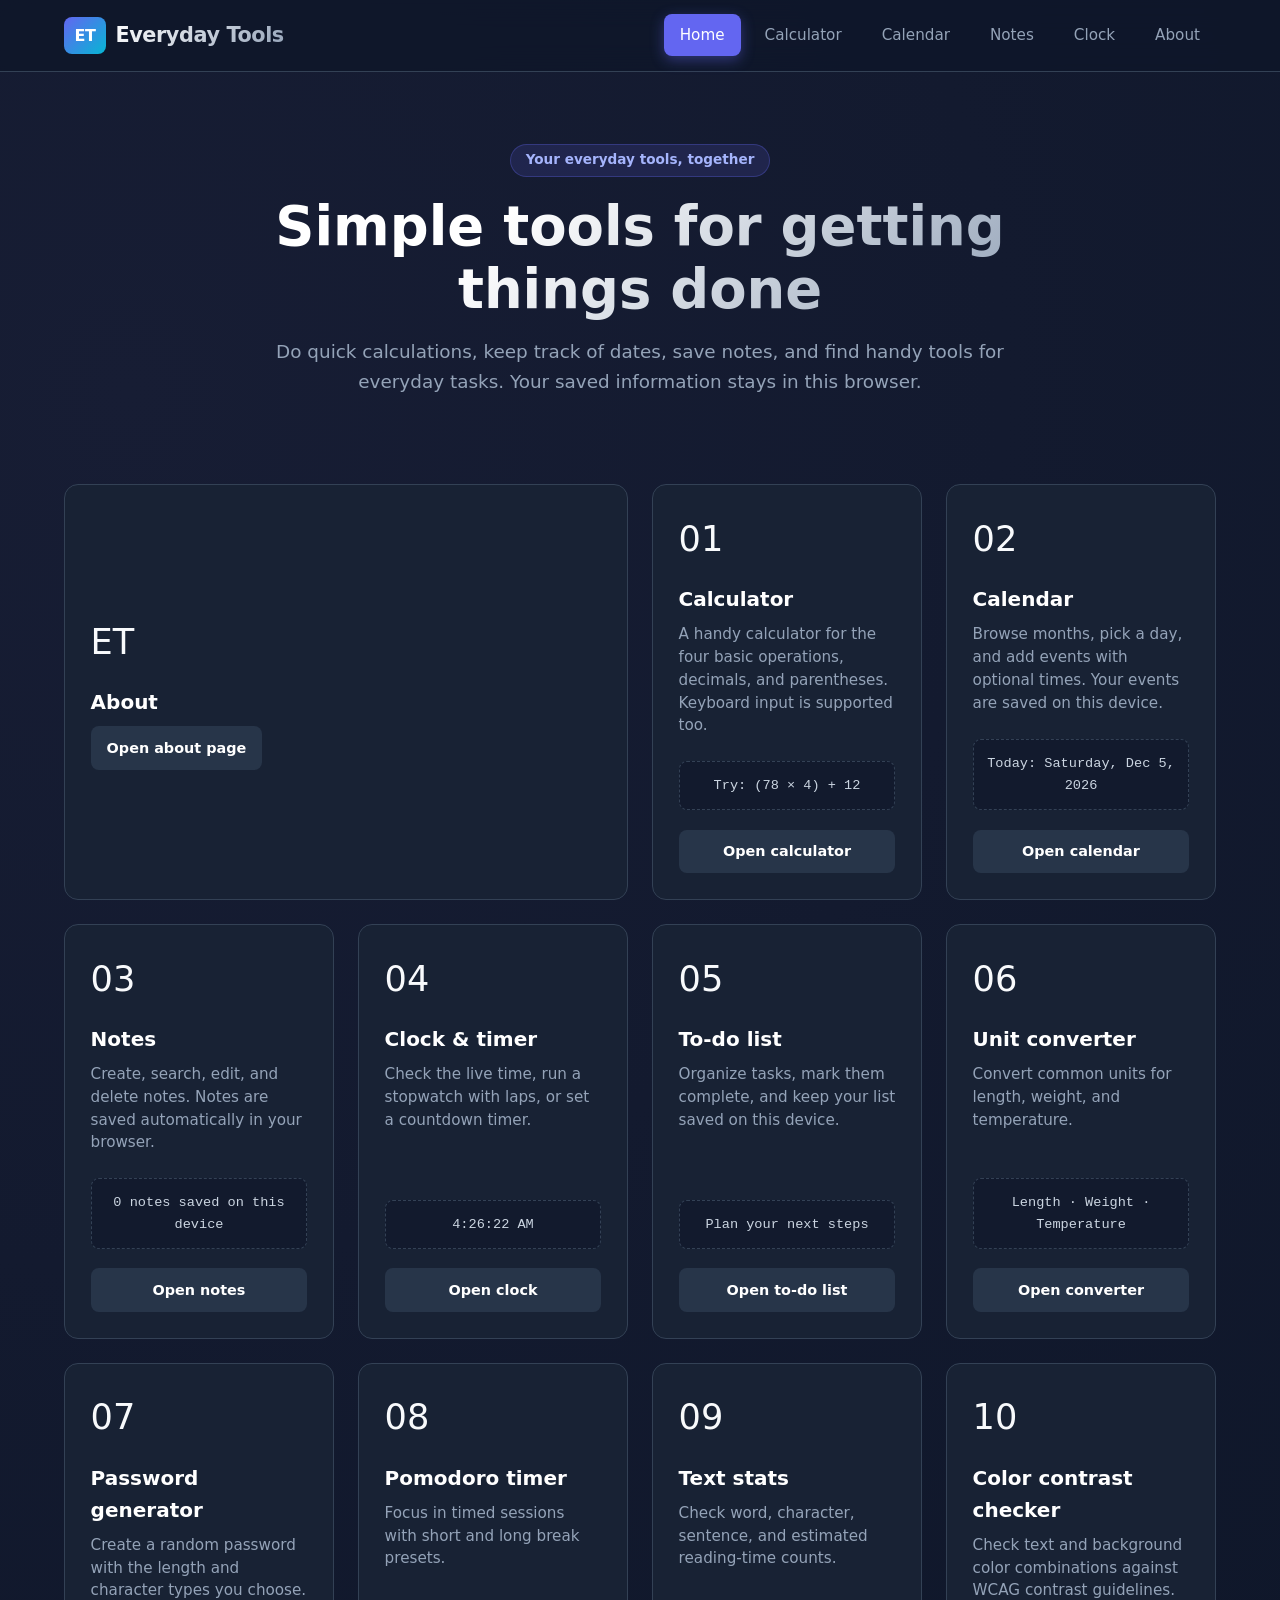
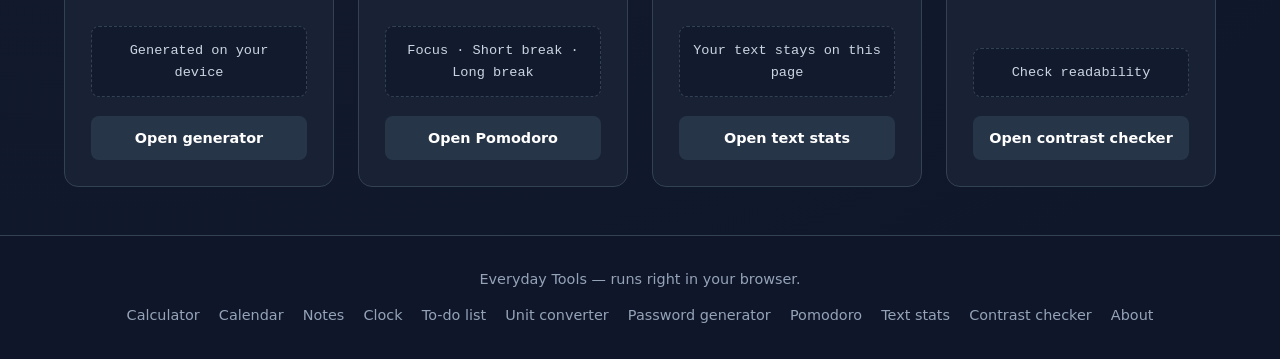
<file: index.html>
<!DOCTYPE html>
<html lang="en">
<head>
    <meta charset="UTF-8">
    <meta name="viewport" content="width=device-width, initial-scale=1.0">
    <meta name="description" content="A collection of useful everyday tools, including a calculator, calendar, notes, and more.">
    <title>Everyday Tools</title>
    <link rel="stylesheet" href="style.css">
</head>
<body data-page="home">
    <header class="navbar">
        <div class="nav-container">
            <a href="index.html" class="logo"><span class="logo-badge">ET</span><span class="logo-text">Everyday Tools</span></a>
            <button class="menu-toggle" id="menuToggle" type="button" aria-label="Open navigation" aria-expanded="false">Menu</button>
            <ul class="nav-menu" id="navMenu">
                <li><a href="index.html" class="nav-link active">Home</a></li>
                <li><a href="calculator.html" class="nav-link">Calculator</a></li>
                <li><a href="calendar.html" class="nav-link">Calendar</a></li>
                <li><a href="notes.html" class="nav-link">Notes</a></li>
                <li><a href="clock.html" class="nav-link">Clock</a></li>
                <li><a href="about.html" class="nav-link">About</a></li>
            </ul>
        </div>
    </header>
    <main class="main-content">
        <section class="hero">
            <div class="hero-pill">Your everyday tools, together</div>
            <h1>Simple tools for getting things done</h1>
            <p>Do quick calculations, keep track of dates, save notes, and find handy tools for everyday tasks. Your saved information stays in this browser.</p>
        </section>
        <p class="status-message" data-status role="status" aria-live="polite"></p>
        <section class="tools-grid" aria-label="Choose a tool">
            <article class="tool-card about-card">
                <span class="card-icon" aria-hidden="true">ET</span>
                <h2 class="card-title">About</h2>
                <a href="about.html" class="card-btn">Open about page</a>
            </article>
            <article class="tool-card">
                <span class="card-icon" aria-hidden="true">01</span>
                <h2 class="card-title">Calculator</h2>
                <p class="card-desc">A handy calculator for the four basic operations, decimals, and parentheses. Keyboard input is supported too.</p>
                <div class="card-preview">Try: (78 × 4) + 12</div>
                <a href="calculator.html" class="card-btn">Open calculator</a>
            </article>
            <article class="tool-card">
                <span class="card-icon" aria-hidden="true">02</span>
                <h2 class="card-title">Calendar</h2>
                <p class="card-desc">Browse months, pick a day, and add events with optional times. Your events are saved on this device.</p>
                <div class="card-preview" id="homeCalDate">Loading today's date...</div>
                <a href="calendar.html" class="card-btn">Open calendar</a>
            </article>
            <article class="tool-card">
                <span class="card-icon" aria-hidden="true">03</span>
                <h2 class="card-title">Notes</h2>
                <p class="card-desc">Create, search, edit, and delete notes. Notes are saved automatically in your browser.</p>
                <div class="card-preview" id="homeNotesCount">Checking notes...</div>
                <a href="notes.html" class="card-btn">Open notes</a>
            </article>
            <article class="tool-card">
                <span class="card-icon" aria-hidden="true">04</span>
                <h2 class="card-title">Clock & timer</h2>
                <p class="card-desc">Check the live time, run a stopwatch with laps, or set a countdown timer.</p>
                <div class="card-preview" id="homeClockPreview" aria-live="off">--:--:--</div>
                <a href="clock.html" class="card-btn">Open clock</a>
            </article>
            <article class="tool-card">
                <span class="card-icon" aria-hidden="true">05</span>
                <h2 class="card-title">To-do list</h2>
                <p class="card-desc">Organize tasks, mark them complete, and keep your list saved on this device.</p>
                <div class="card-preview">Plan your next steps</div>
                <a href="todo.html" class="card-btn">Open to-do list</a>
            </article>
            <article class="tool-card">
                <span class="card-icon" aria-hidden="true">06</span>
                <h2 class="card-title">Unit converter</h2>
                <p class="card-desc">Convert common units for length, weight, and temperature.</p>
                <div class="card-preview">Length · Weight · Temperature</div>
                <a href="converter.html" class="card-btn">Open converter</a>
            </article>
            <article class="tool-card">
                <span class="card-icon" aria-hidden="true">07</span>
                <h2 class="card-title">Password generator</h2>
                <p class="card-desc">Create a random password with the length and character types you choose.</p>
                <div class="card-preview">Generated on your device</div>
                <a href="password.html" class="card-btn">Open generator</a>
            </article>
            <article class="tool-card">
                <span class="card-icon" aria-hidden="true">08</span>
                <h2 class="card-title">Pomodoro timer</h2>
                <p class="card-desc">Focus in timed sessions with short and long break presets.</p>
                <div class="card-preview">Focus · Short break · Long break</div>
                <a href="pomodoro.html" class="card-btn">Open Pomodoro</a>
            </article>
            <article class="tool-card">
                <span class="card-icon" aria-hidden="true">09</span>
                <h2 class="card-title">Text stats</h2>
                <p class="card-desc">Check word, character, sentence, and estimated reading-time counts.</p>
                <div class="card-preview">Your text stays on this page</div>
                <a href="text-tools.html" class="card-btn">Open text stats</a>
            </article>
            <article class="tool-card">
                <span class="card-icon" aria-hidden="true">10</span>
                <h2 class="card-title">Color contrast checker</h2>
                <p class="card-desc">Check text and background color combinations against WCAG contrast guidelines.</p>
                <div class="card-preview">Check readability</div>
                <a href="contrast.html" class="card-btn">Open contrast checker</a>
            </article>
        </section>
    </main>
    <footer>
        <div class="footer-content">
            <p>Everyday Tools — runs right in your browser.</p>
            <ul class="footer-links">
                <li><a href="calculator.html">Calculator</a></li>
                <li><a href="calendar.html">Calendar</a></li>
                <li><a href="notes.html">Notes</a></li>
                <li><a href="clock.html">Clock</a></li>
                <li><a href="todo.html">To-do list</a></li>
                <li><a href="converter.html">Unit converter</a></li>
                <li><a href="password.html">Password generator</a></li>
                <li><a href="pomodoro.html">Pomodoro</a></li>
                <li><a href="text-tools.html">Text stats</a></li>
                <li><a href="contrast.html">Contrast checker</a></li>
                <li><a href="about.html">About</a></li>
            </ul>
        </div>
    </footer>
    <script src="app.js" defer></script>
</body>
</html>
</file>
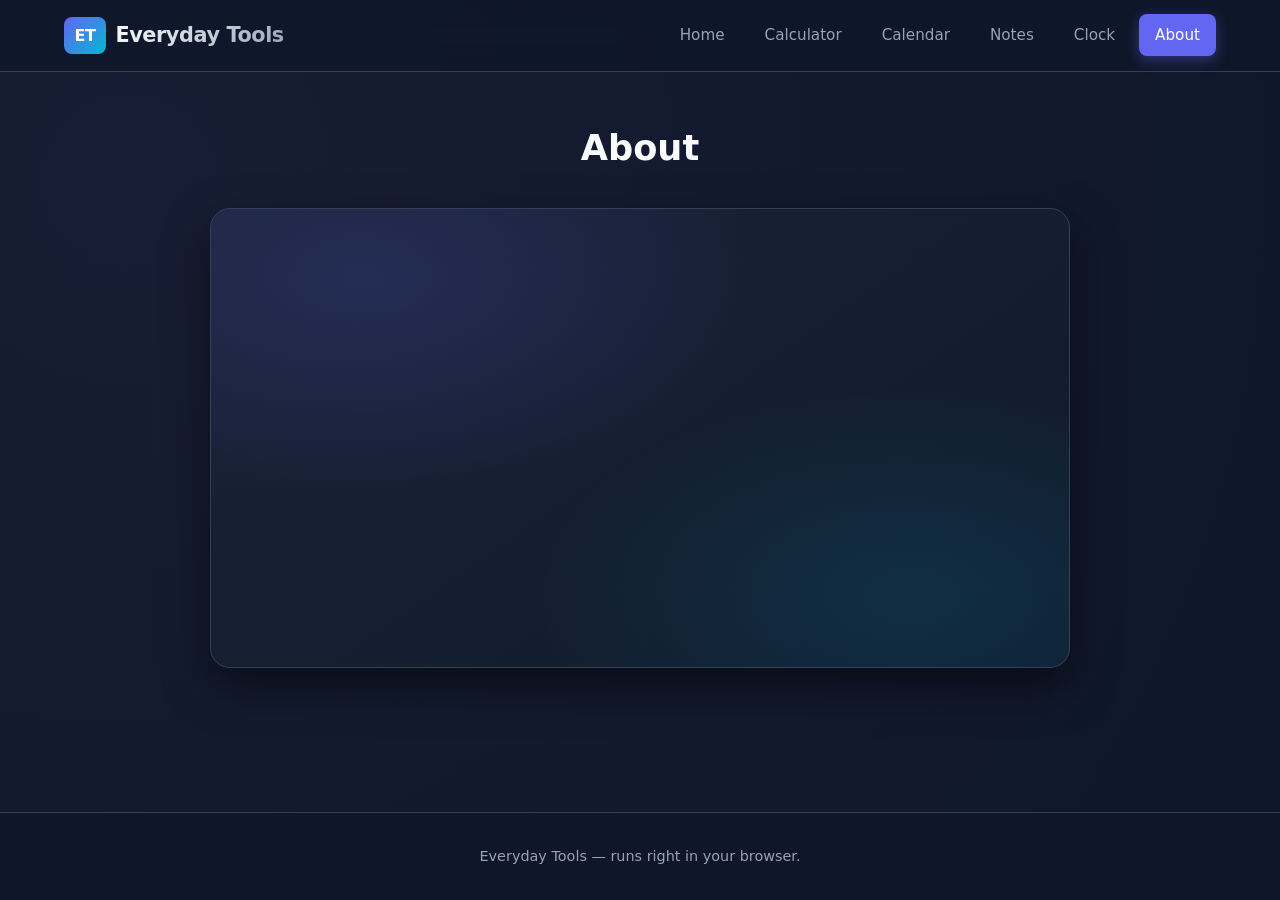
<file: about.html>
<!DOCTYPE html>
<html lang="en">
<head>
    <meta charset="UTF-8">
    <meta name="viewport" content="width=device-width, initial-scale=1.0">
    <meta name="description" content="About Everyday Tools.">
    <title>About | Everyday Tools</title>
    <link rel="stylesheet" href="style.css">
</head>
<body data-page="about">
    <header class="navbar">
        <div class="nav-container">
            <a href="index.html" class="logo"><span class="logo-badge">ET</span><span class="logo-text">Everyday Tools</span></a>
            <button class="menu-toggle" id="menuToggle" type="button" aria-label="Open navigation" aria-expanded="false">Menu</button>
            <ul class="nav-menu" id="navMenu">
                <li><a href="index.html" class="nav-link">Home</a></li>
                <li><a href="calculator.html" class="nav-link">Calculator</a></li>
                <li><a href="calendar.html" class="nav-link">Calendar</a></li>
                <li><a href="notes.html" class="nav-link">Notes</a></li>
                <li><a href="clock.html" class="nav-link">Clock</a></li>
                <li><a href="about.html" class="nav-link active" aria-current="page">About</a></li>
            </ul>
        </div>
    </header>
    <main class="main-content">
        <header class="page-header">
            <h1>About</h1>
        </header>
        <section class="about-canvas" aria-label="About page content"></section>
    </main>
    <footer><div class="footer-content"><p>Everyday Tools — runs right in your browser.</p></div></footer>
    <script src="app.js" defer></script>
</body>
</html>
</file>
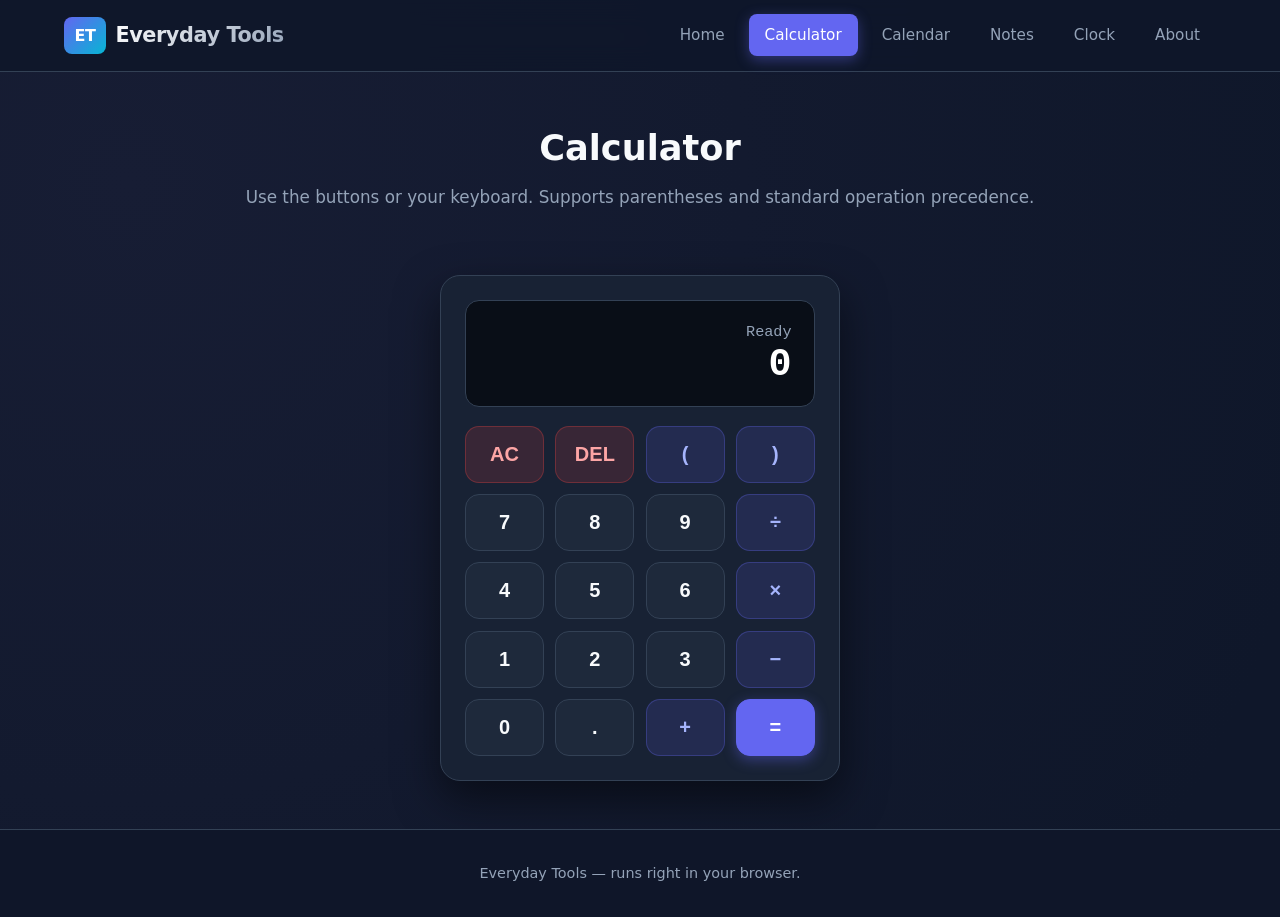
<file: calculator.html>
<!DOCTYPE html>
<html lang="en">
<head>
    <meta charset="UTF-8">
    <meta name="viewport" content="width=device-width, initial-scale=1.0">
    <meta name="description" content="A simple calculator for everyday arithmetic.">
    <title>Calculator | Everyday Tools</title>
    <link rel="stylesheet" href="style.css">
</head>
<body data-page="calculator">
    <header class="navbar">
        <div class="nav-container">
            <a href="index.html" class="logo"><span class="logo-badge">ET</span><span class="logo-text">Everyday Tools</span></a>
            <button class="menu-toggle" id="menuToggle" type="button" aria-label="Open navigation" aria-expanded="false">Menu</button>
            <ul class="nav-menu" id="navMenu">
                <li><a href="index.html" class="nav-link">Home</a></li>
                <li><a href="calculator.html" class="nav-link active" aria-current="page">Calculator</a></li>
                <li><a href="calendar.html" class="nav-link">Calendar</a></li>
                <li><a href="notes.html" class="nav-link">Notes</a></li>
                <li><a href="clock.html" class="nav-link">Clock</a></li>
                <li><a href="about.html" class="nav-link">About</a></li>
            </ul>
        </div>
    </header>
    <main class="main-content">
        <header class="page-header">
            <h1>Calculator</h1>
            <p>Use the buttons or your keyboard. Supports parentheses and standard operation precedence.</p>
        </header>
        <p class="status-message" data-status role="status" aria-live="polite"></p>
        <section class="calculator-wrapper" aria-label="Calculator">
            <div class="calc-display" aria-live="polite">
                <div class="calc-history" id="calcHistory">Ready</div>
                <output class="calc-current" id="calcOutput" aria-label="Calculator display">0</output>
            </div>
            <div class="calc-grid" id="calcKeys">
                <button class="calc-btn action" type="button" data-calc-key="clear">AC</button>
                <button class="calc-btn action" type="button" data-calc-key="delete" aria-label="Delete last character">DEL</button>
                <button class="calc-btn op" type="button" data-calc-key="(">(</button>
                <button class="calc-btn op" type="button" data-calc-key=")">)</button>
                <button class="calc-btn" type="button" data-calc-key="7">7</button>
                <button class="calc-btn" type="button" data-calc-key="8">8</button>
                <button class="calc-btn" type="button" data-calc-key="9">9</button>
                <button class="calc-btn op" type="button" data-calc-key="/">÷</button>
                <button class="calc-btn" type="button" data-calc-key="4">4</button>
                <button class="calc-btn" type="button" data-calc-key="5">5</button>
                <button class="calc-btn" type="button" data-calc-key="6">6</button>
                <button class="calc-btn op" type="button" data-calc-key="*">×</button>
                <button class="calc-btn" type="button" data-calc-key="1">1</button>
                <button class="calc-btn" type="button" data-calc-key="2">2</button>
                <button class="calc-btn" type="button" data-calc-key="3">3</button>
                <button class="calc-btn op" type="button" data-calc-key="-">−</button>
                <button class="calc-btn" type="button" data-calc-key="0">0</button>
                <button class="calc-btn" type="button" data-calc-key=".">.</button>
                <button class="calc-btn op" type="button" data-calc-key="+">+</button>
                <button class="calc-btn equals" type="button" data-calc-key="equals">=</button>
            </div>
        </section>
    </main>
    <footer><div class="footer-content"><p>Everyday Tools — runs right in your browser.</p></div></footer>
    <script src="app.js" defer></script>
</body>
</html>
</file>
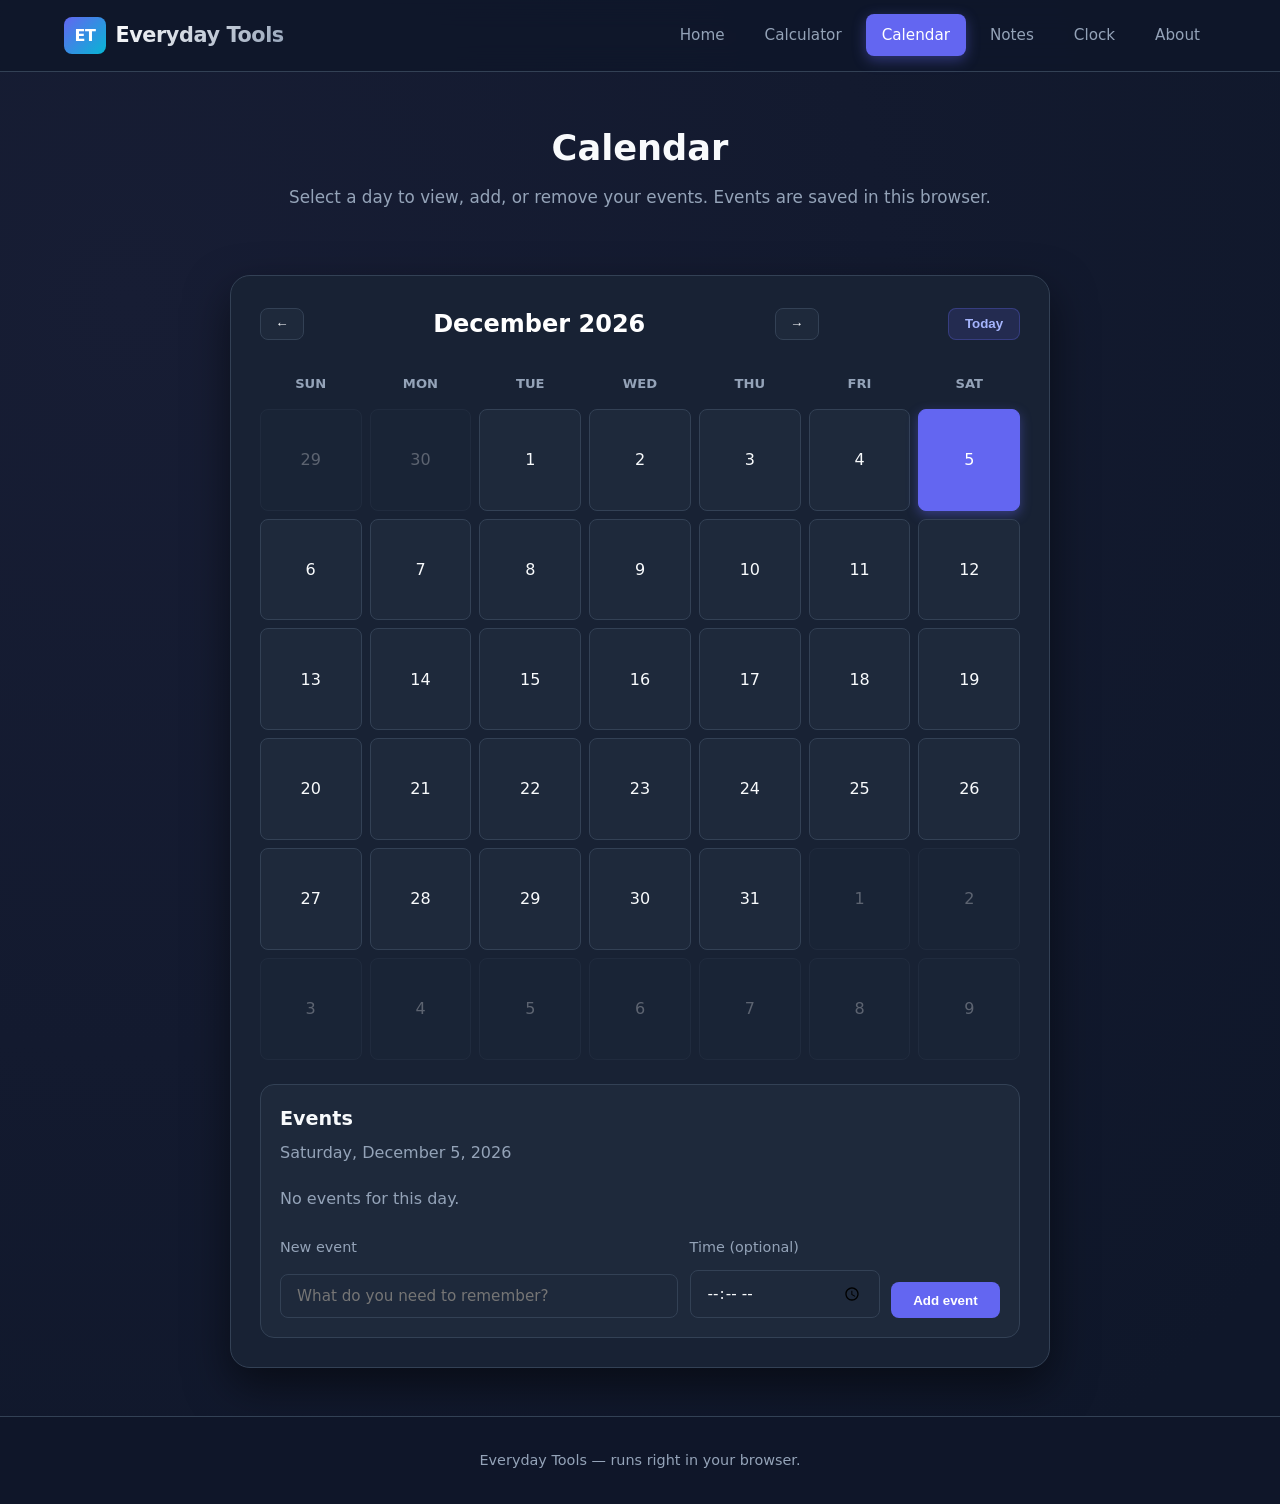
<file: calendar.html>
<!DOCTYPE html>
<html lang="en">
<head>
    <meta charset="UTF-8">
    <meta name="viewport" content="width=device-width, initial-scale=1.0">
    <meta name="description" content="Browse the calendar and save events in your browser.">
    <title>Calendar | Everyday Tools</title>
    <link rel="stylesheet" href="style.css">
</head>
<body data-page="calendar">
    <header class="navbar">
        <div class="nav-container">
            <a href="index.html" class="logo"><span class="logo-badge">ET</span><span class="logo-text">Everyday Tools</span></a>
            <button class="menu-toggle" id="menuToggle" type="button" aria-label="Open navigation" aria-expanded="false">Menu</button>
            <ul class="nav-menu" id="navMenu">
                <li><a href="index.html" class="nav-link">Home</a></li>
                <li><a href="calculator.html" class="nav-link">Calculator</a></li>
                <li><a href="calendar.html" class="nav-link active" aria-current="page">Calendar</a></li>
                <li><a href="notes.html" class="nav-link">Notes</a></li>
                <li><a href="clock.html" class="nav-link">Clock</a></li>
                <li><a href="about.html" class="nav-link">About</a></li>
            </ul>
        </div>
    </header>
    <main class="main-content">
        <header class="page-header">
            <h1>Calendar</h1>
            <p>Select a day to view, add, or remove your events. Events are saved in this browser.</p>
        </header>
        <p class="status-message" data-status role="status" aria-live="polite"></p>
        <section class="calendar-wrapper">
            <div class="cal-header">
                <button class="cal-nav-btn" type="button" id="previousMonth" aria-label="Previous month">←</button>
                <h2 class="cal-month-year" id="calendarMonth" aria-live="polite">Month year</h2>
                <button class="cal-nav-btn" type="button" id="nextMonth" aria-label="Next month">→</button>
                <button class="cal-today-btn" type="button" id="goToday">Today</button>
            </div>
            <div class="calendar-weekdays" aria-hidden="true">
                <span>Sun</span><span>Mon</span><span>Tue</span><span>Wed</span><span>Thu</span><span>Fri</span><span>Sat</span>
            </div>
            <div class="cal-grid" id="calendarGrid" role="grid" aria-label="Calendar dates"></div>
            <section class="selected-day-panel" aria-labelledby="selectedDateHeading">
                <h2 id="selectedDateHeading">Events</h2>
                <p class="selected-date-label" id="selectedDateLabel"></p>
                <ul class="event-list" id="eventList"></ul>
                <form id="eventForm" class="event-form">
                    <label for="eventTitle">New event</label>
                    <input id="eventTitle" name="title" class="note-input" type="text" maxlength="80" placeholder="What do you need to remember?" required>
                    <label for="eventTime">Time (optional)</label>
                    <input id="eventTime" name="time" class="note-input" type="time">
                    <button class="btn-primary" type="submit">Add event</button>
                </form>
            </section>
        </section>
    </main>
    <footer><div class="footer-content"><p>Everyday Tools — runs right in your browser.</p></div></footer>
    <script src="app.js" defer></script>
</body>
</html>
</file>
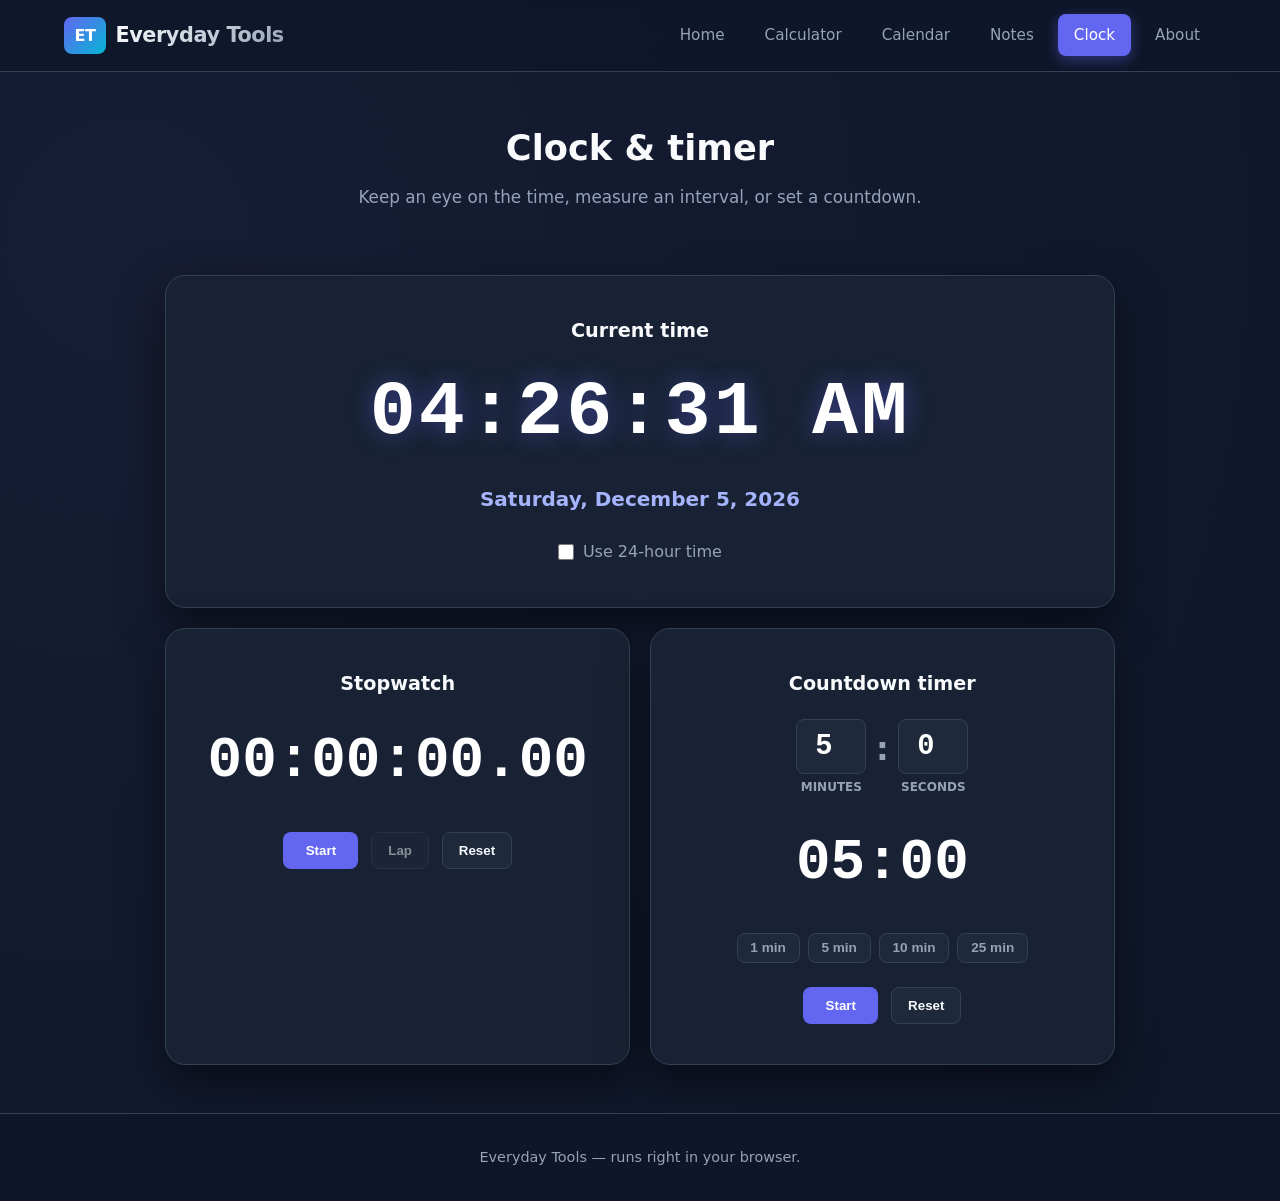
<file: clock.html>
<!DOCTYPE html>
<html lang="en">
<head>
    <meta charset="UTF-8">
    <meta name="viewport" content="width=device-width, initial-scale=1.0">
    <meta name="description" content="A live digital clock, stopwatch, and countdown timer.">
    <title>Clock & Timer | Everyday Tools</title>
    <link rel="stylesheet" href="style.css">
</head>
<body data-page="clock">
    <header class="navbar">
        <div class="nav-container">
            <a href="index.html" class="logo"><span class="logo-badge">ET</span><span class="logo-text">Everyday Tools</span></a>
            <button class="menu-toggle" id="menuToggle" type="button" aria-label="Open navigation" aria-expanded="false">Menu</button>
            <ul class="nav-menu" id="navMenu">
                <li><a href="index.html" class="nav-link">Home</a></li>
                <li><a href="calculator.html" class="nav-link">Calculator</a></li>
                <li><a href="calendar.html" class="nav-link">Calendar</a></li>
                <li><a href="notes.html" class="nav-link">Notes</a></li>
                <li><a href="clock.html" class="nav-link active" aria-current="page">Clock</a></li>
                <li><a href="about.html" class="nav-link">About</a></li>
            </ul>
        </div>
    </header>
    <main class="main-content">
        <header class="page-header">
            <h1>Clock & timer</h1>
            <p>Keep an eye on the time, measure an interval, or set a countdown.</p>
        </header>
        <p class="status-message" data-status role="status" aria-live="polite"></p>
        <section class="clock-container">
            <article class="clock-panel">
                <h2>Current time</h2>
                <div class="digital-time" id="digitalTime" aria-live="off">--:--:--</div>
                <p class="digital-date" id="digitalDate"></p>
                <label class="clock-format-toggle"><input id="hourFormat" type="checkbox"> Use 24-hour time</label>
            </article>
            <div class="clock-tools-grid">
                <article class="clock-panel">
                    <h2>Stopwatch</h2>
                    <output class="stopwatch-time" id="stopwatchDisplay" aria-live="off">00:00:00.00</output>
                    <div class="clock-controls">
                        <button class="btn-primary" id="stopwatchStart" type="button">Start</button>
                        <button class="btn-secondary" id="stopwatchLap" type="button" disabled>Lap</button>
                        <button class="btn-secondary" id="stopwatchReset" type="button">Reset</button>
                    </div>
                    <ol class="laps-container" id="stopwatchLaps" aria-label="Stopwatch laps"></ol>
                </article>
                <article class="clock-panel">
                    <h2>Countdown timer</h2>
                    <div class="timer-inputs">
                        <label class="timer-input-group"><input class="timer-num-input" id="timerMinutes" type="number" min="0" max="999" value="5" inputmode="numeric"><span class="timer-label">Minutes</span></label>
                        <span class="timer-colon" aria-hidden="true">:</span>
                        <label class="timer-input-group"><input class="timer-num-input" id="timerSeconds" type="number" min="0" max="59" value="0" inputmode="numeric"><span class="timer-label">Seconds</span></label>
                    </div>
                    <output class="timer-time" id="timerDisplay" aria-live="polite">05:00</output>
                    <div class="timer-presets" aria-label="Timer presets">
                        <button class="preset-btn" type="button" data-seconds="60">1 min</button>
                        <button class="preset-btn" type="button" data-seconds="300">5 min</button>
                        <button class="preset-btn" type="button" data-seconds="600">10 min</button>
                        <button class="preset-btn" type="button" data-seconds="1500">25 min</button>
                    </div>
                    <div class="clock-controls">
                        <button class="btn-primary" id="timerStart" type="button">Start</button>
                        <button class="btn-secondary" id="timerReset" type="button">Reset</button>
                    </div>
                </article>
            </div>
        </section>
    </main>
    <footer><div class="footer-content"><p>Everyday Tools — runs right in your browser.</p></div></footer>
    <script src="app.js" defer></script>
</body>
</html>
</file>
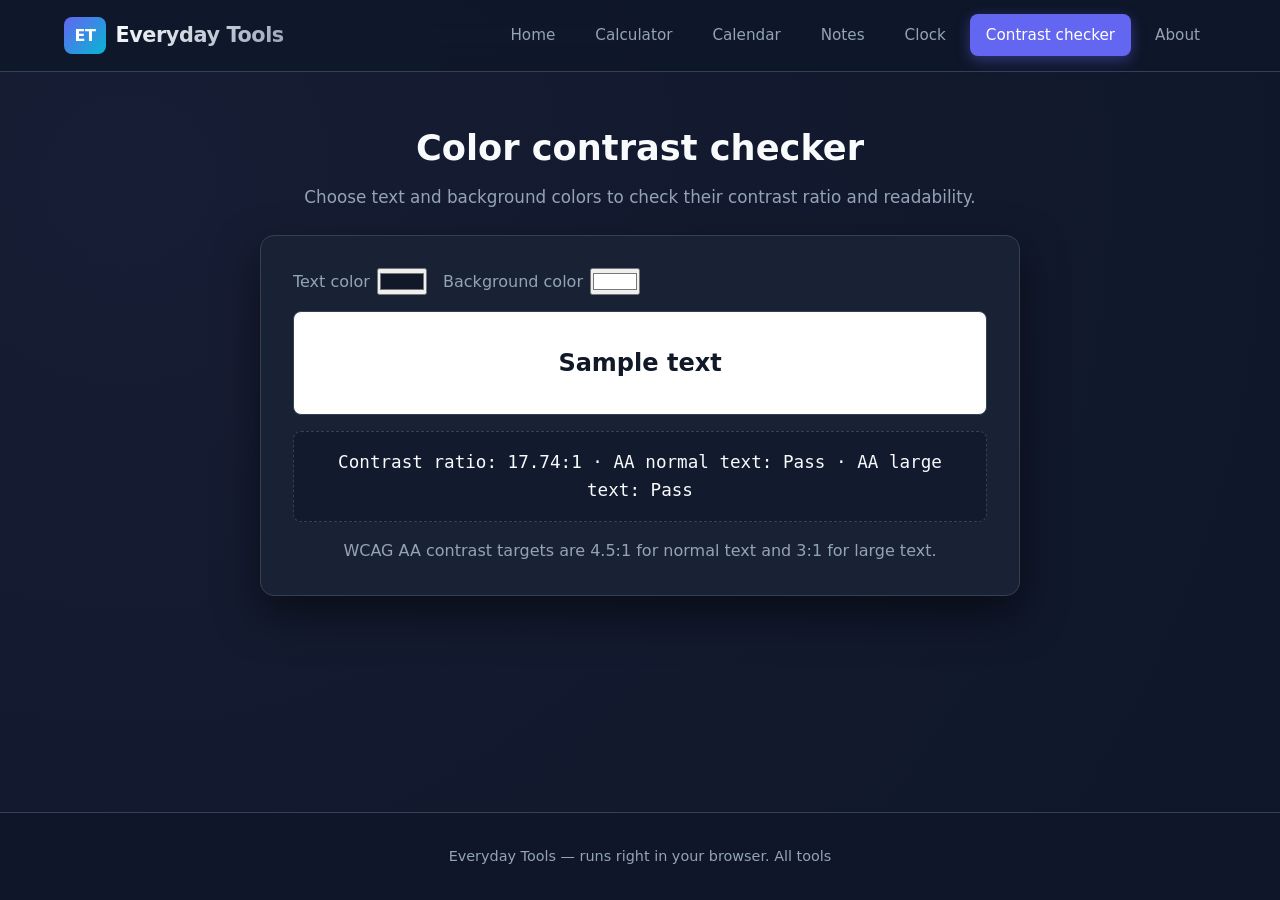
<file: contrast.html>
<!DOCTYPE html>
<html lang="en">
<head>
    <meta charset="UTF-8">
    <meta name="viewport" content="width=device-width, initial-scale=1.0">
    <meta name="description" content="Check text and background color contrast against WCAG readability guidelines.">
    <title>Color contrast checker | Everyday Tools</title>
    <link rel="stylesheet" href="style.css">
</head>
<body data-page="contrast">
    <header class="navbar">
        <div class="nav-container">
            <a href="index.html" class="logo"><span class="logo-badge">ET</span><span class="logo-text">Everyday Tools</span></a>
            <button class="menu-toggle" id="menuToggle" type="button" aria-label="Open navigation" aria-expanded="false">Menu</button>
            <ul class="nav-menu" id="navMenu">
                <li><a href="index.html" class="nav-link">Home</a></li>
                <li><a href="calculator.html" class="nav-link">Calculator</a></li>
                <li><a href="calendar.html" class="nav-link">Calendar</a></li>
                <li><a href="notes.html" class="nav-link">Notes</a></li>
                <li><a href="clock.html" class="nav-link">Clock</a></li>
                <li><a href="contrast.html" class="nav-link active" aria-current="page">Contrast checker</a></li>
                <li><a href="about.html" class="nav-link">About</a></li>
            </ul>
        </div>
    </header>
    <main class="main-content">
        <header class="page-header">
            <h1>Color contrast checker</h1>
            <p>Choose text and background colors to check their contrast ratio and readability.</p>
        </header>
        <section class="tool-panel" aria-label="Color contrast checker">
            <div class="tool-options">
                <label for="contrastTextColor">Text color
                    <input id="contrastTextColor" type="color" value="#111827">
                </label>
                <label for="contrastBackgroundColor">Background color
                    <input id="contrastBackgroundColor" type="color" value="#ffffff">
                </label>
            </div>
            <p class="contrast-sample" id="contrastSample">Sample text</p>
            <output class="tool-result" id="contrastResult" aria-live="polite"></output>
            <p class="tool-hint">WCAG AA contrast targets are 4.5:1 for normal text and 3:1 for large text.</p>
        </section>
    </main>
    <footer><div class="footer-content"><p>Everyday Tools — runs right in your browser. <a href="index.html">All tools</a></p></div></footer>
    <script src="app.js" defer></script>
</body>
</html>
</file>
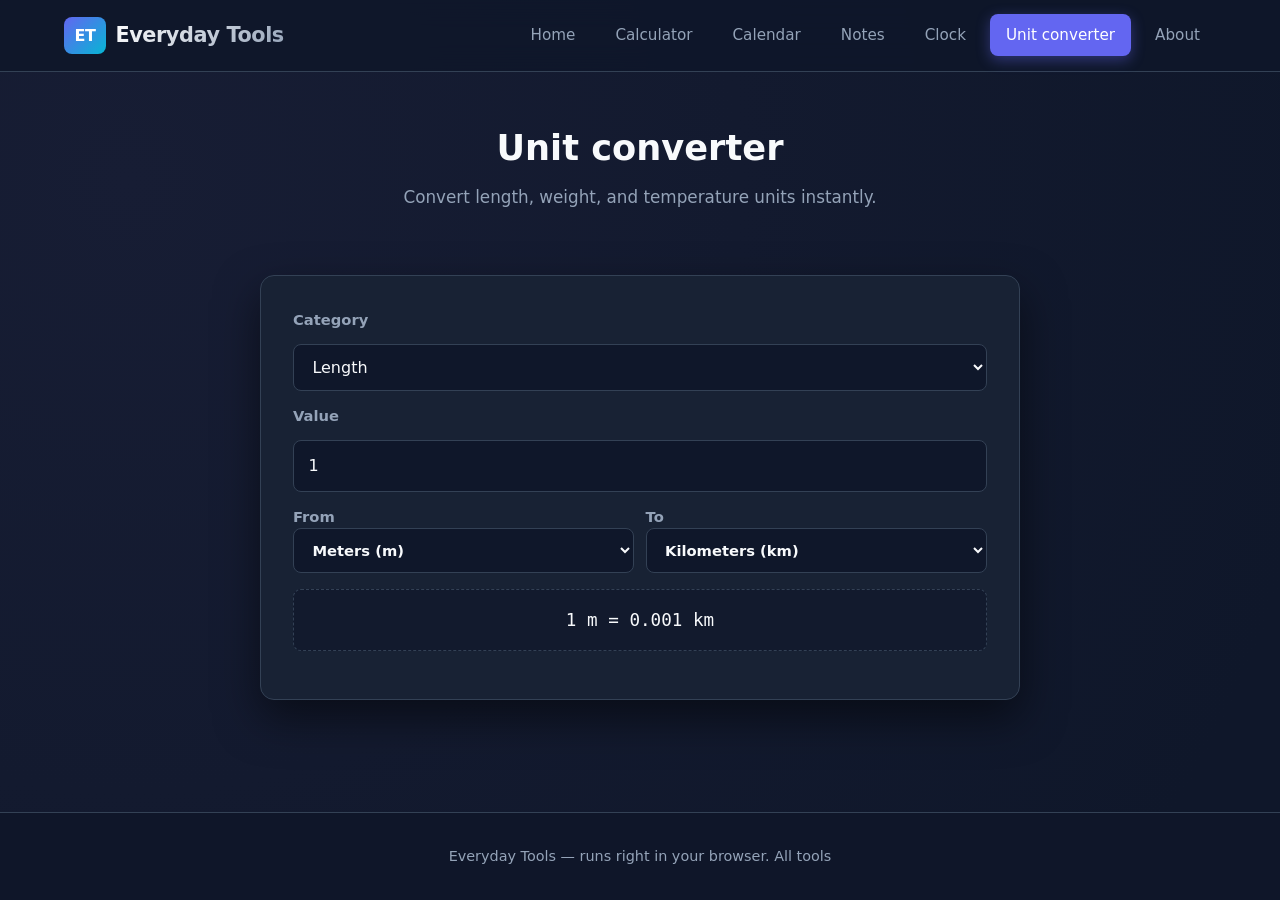
<file: converter.html>
<!DOCTYPE html>
<html lang="en">
<head>
    <meta charset="UTF-8">
    <meta name="viewport" content="width=device-width, initial-scale=1.0">
    <meta name="description" content="Convert common units for length, weight, and temperature.">
    <title>Unit converter | Everyday Tools</title>
    <link rel="stylesheet" href="style.css">
</head>
<body data-page="converter">
    <header class="navbar">
        <div class="nav-container">
            <a href="index.html" class="logo"><span class="logo-badge">ET</span><span class="logo-text">Everyday Tools</span></a>
            <button class="menu-toggle" id="menuToggle" type="button" aria-label="Open navigation" aria-expanded="false">Menu</button>
            <ul class="nav-menu" id="navMenu">
                <li><a href="index.html" class="nav-link">Home</a></li>
                <li><a href="calculator.html" class="nav-link">Calculator</a></li>
                <li><a href="calendar.html" class="nav-link">Calendar</a></li>
                <li><a href="notes.html" class="nav-link">Notes</a></li>
                <li><a href="clock.html" class="nav-link">Clock</a></li>
                <li><a href="converter.html" class="nav-link active" aria-current="page">Unit converter</a></li>
                <li><a href="about.html" class="nav-link">About</a></li>
            </ul>
        </div>
    </header>
    <main class="main-content">
        <header class="page-header">
            <h1>Unit converter</h1>
            <p>Convert length, weight, and temperature units instantly.</p>
        </header>
        <p class="status-message" data-status role="status" aria-live="polite"></p>
        <section class="tool-panel" aria-label="Unit converter">
            <div class="tool-form">
                <label for="conversionCategory">Category</label>
                <select class="tool-select" id="conversionCategory">
                    <option value="length">Length</option>
                    <option value="weight">Weight</option>
                    <option value="temperature">Temperature</option>
                </select>
                <label for="conversionValue">Value</label>
                <input class="tool-input" id="conversionValue" type="number" step="any" value="1" inputmode="decimal">
                <div class="converter-row">
                    <label>From
                        <select class="tool-select" id="conversionFrom"></select>
                    </label>
                    <label>To
                        <select class="tool-select" id="conversionTo"></select>
                    </label>
                </div>
            </div>
            <output class="tool-result" id="conversionResult" aria-live="polite">1 m = 100 cm</output>
        </section>
    </main>
    <footer><div class="footer-content"><p>Everyday Tools — runs right in your browser. <a href="index.html">All tools</a></p></div></footer>
    <script src="app.js" defer></script>
</body>
</html>
</file>
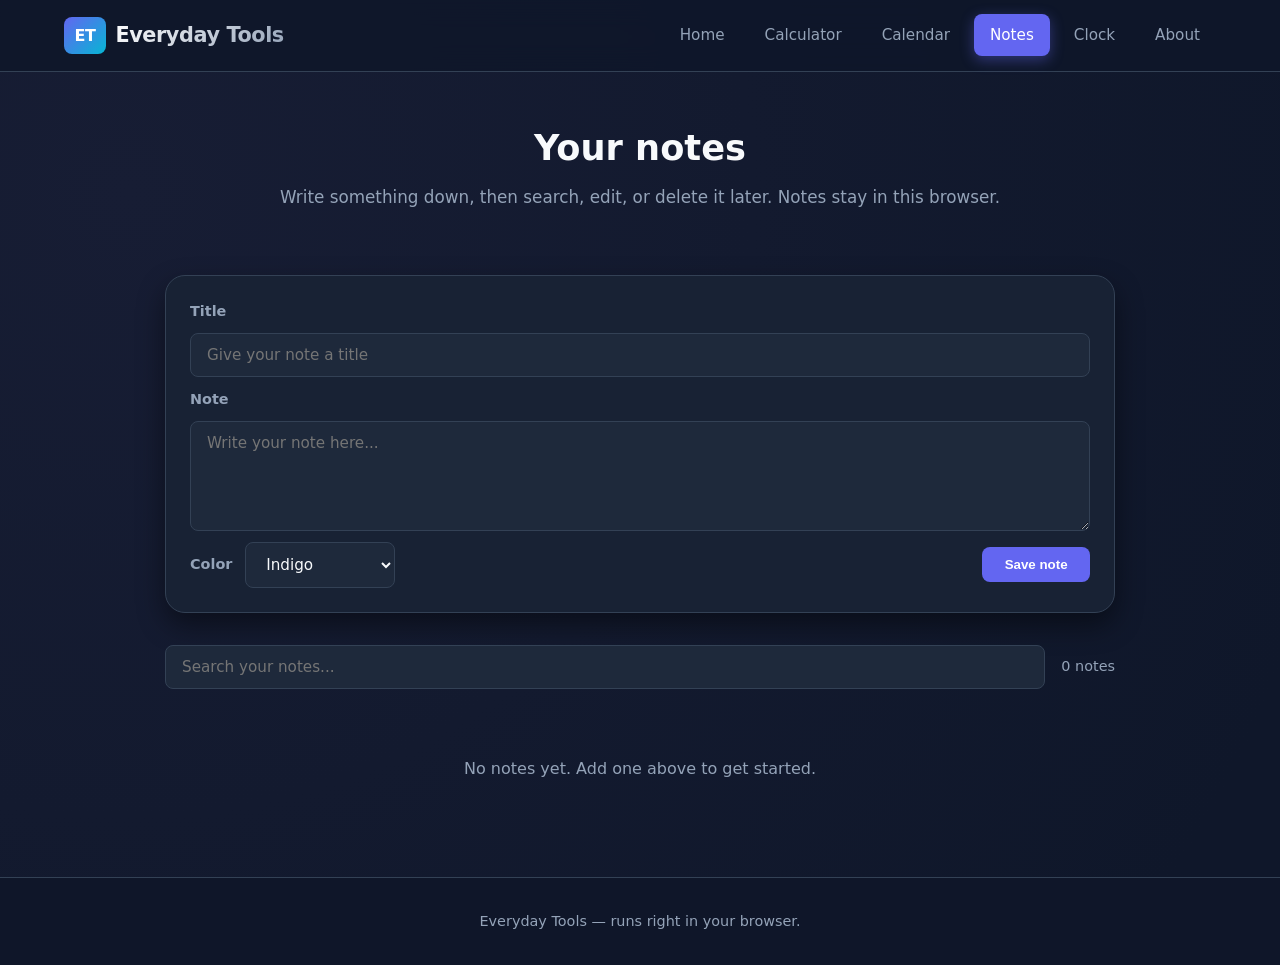
<file: notes.html>
<!DOCTYPE html>
<html lang="en">
<head>
    <meta charset="UTF-8">
    <meta name="viewport" content="width=device-width, initial-scale=1.0">
    <meta name="description" content="Create, search, edit, and save personal notes in your browser.">
    <title>Notes | Everyday Tools</title>
    <link rel="stylesheet" href="style.css">
</head>
<body data-page="notes">
    <header class="navbar">
        <div class="nav-container">
            <a href="index.html" class="logo"><span class="logo-badge">ET</span><span class="logo-text">Everyday Tools</span></a>
            <button class="menu-toggle" id="menuToggle" type="button" aria-label="Open navigation" aria-expanded="false">Menu</button>
            <ul class="nav-menu" id="navMenu">
                <li><a href="index.html" class="nav-link">Home</a></li>
                <li><a href="calculator.html" class="nav-link">Calculator</a></li>
                <li><a href="calendar.html" class="nav-link">Calendar</a></li>
                <li><a href="notes.html" class="nav-link active" aria-current="page">Notes</a></li>
                <li><a href="clock.html" class="nav-link">Clock</a></li>
                <li><a href="about.html" class="nav-link">About</a></li>
            </ul>
        </div>
    </header>
    <main class="main-content">
        <header class="page-header">
            <h1>Your notes</h1>
            <p>Write something down, then search, edit, or delete it later. Notes stay in this browser.</p>
        </header>
        <p class="status-message" data-status role="status" aria-live="polite"></p>
        <section class="notes-container">
            <form id="noteForm" class="note-editor-card">
                <input id="noteId" name="noteId" type="hidden">
                <label for="noteTitle">Title</label>
                <input class="note-input" id="noteTitle" name="title" type="text" maxlength="100" placeholder="Give your note a title" required>
                <label for="noteBody">Note</label>
                <textarea class="note-textarea" id="noteBody" name="body" maxlength="5000" placeholder="Write your note here..." required></textarea>
                <div class="note-controls">
                    <label for="noteColor">Color</label>
                    <select class="note-input note-color-select" id="noteColor" name="color">
                        <option value="indigo">Indigo</option>
                        <option value="blue">Blue</option>
                        <option value="green">Green</option>
                        <option value="amber">Amber</option>
                        <option value="rose">Rose</option>
                    </select>
                    <div class="note-form-actions">
                        <button class="btn-secondary" id="cancelNoteEdit" type="button" hidden>Cancel edit</button>
                        <button class="btn-primary" id="saveNoteButton" type="submit">Save note</button>
                    </div>
                </div>
            </form>
            <div class="notes-filter-bar">
                <label class="visually-hidden" for="noteSearch">Search notes</label>
                <input id="noteSearch" class="search-input" type="search" placeholder="Search your notes...">
                <span id="notesCount" class="notes-count" aria-live="polite"></span>
            </div>
            <section class="notes-grid" id="notesGrid" aria-label="Saved notes"></section>
        </section>
    </main>
    <footer><div class="footer-content"><p>Everyday Tools — runs right in your browser.</p></div></footer>
    <script src="app.js" defer></script>
</body>
</html>
</file>
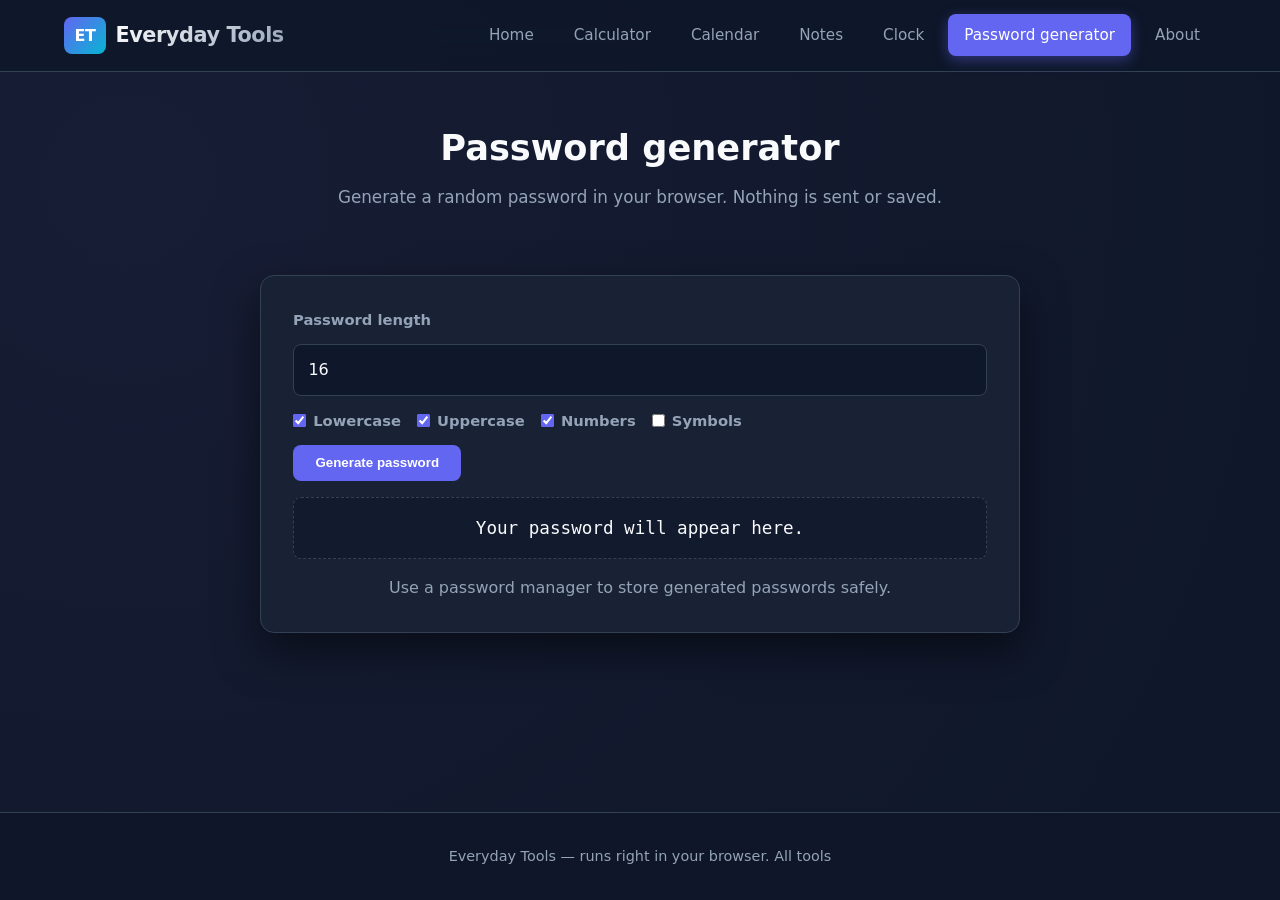
<file: password.html>
<!DOCTYPE html>
<html lang="en">
<head>
    <meta charset="UTF-8">
    <meta name="viewport" content="width=device-width, initial-scale=1.0">
    <meta name="description" content="Generate a random password locally with the character types you choose.">
    <title>Password generator | Everyday Tools</title>
    <link rel="stylesheet" href="style.css">
</head>
<body data-page="password">
    <header class="navbar">
        <div class="nav-container">
            <a href="index.html" class="logo"><span class="logo-badge">ET</span><span class="logo-text">Everyday Tools</span></a>
            <button class="menu-toggle" id="menuToggle" type="button" aria-label="Open navigation" aria-expanded="false">Menu</button>
            <ul class="nav-menu" id="navMenu">
                <li><a href="index.html" class="nav-link">Home</a></li>
                <li><a href="calculator.html" class="nav-link">Calculator</a></li>
                <li><a href="calendar.html" class="nav-link">Calendar</a></li>
                <li><a href="notes.html" class="nav-link">Notes</a></li>
                <li><a href="clock.html" class="nav-link">Clock</a></li>
                <li><a href="password.html" class="nav-link active" aria-current="page">Password generator</a></li>
                <li><a href="about.html" class="nav-link">About</a></li>
            </ul>
        </div>
    </header>
    <main class="main-content">
        <header class="page-header">
            <h1>Password generator</h1>
            <p>Generate a random password in your browser. Nothing is sent or saved.</p>
        </header>
        <p class="status-message" data-status role="status" aria-live="polite"></p>
        <section class="tool-panel" aria-label="Password generator">
            <div class="tool-form">
                <label for="passwordLength">Password length</label>
                <input class="tool-input" id="passwordLength" type="number" min="8" max="64" value="16">
                <div class="tool-options" aria-label="Character types">
                    <label><input type="checkbox" id="includeLowercase" checked> Lowercase</label>
                    <label><input type="checkbox" id="includeUppercase" checked> Uppercase</label>
                    <label><input type="checkbox" id="includeNumbers" checked> Numbers</label>
                    <label><input type="checkbox" id="includeSymbols"> Symbols</label>
                </div>
                <div class="tool-actions">
                    <button class="btn-primary" id="generatePassword" type="button">Generate password</button>
                </div>
            </div>
            <output class="tool-result" id="generatedPassword" aria-live="polite">Your password will appear here.</output>
            <p class="tool-hint">Use a password manager to store generated passwords safely.</p>
        </section>
    </main>
    <footer><div class="footer-content"><p>Everyday Tools — runs right in your browser. <a href="index.html">All tools</a></p></div></footer>
    <script src="app.js" defer></script>
</body>
</html>
</file>
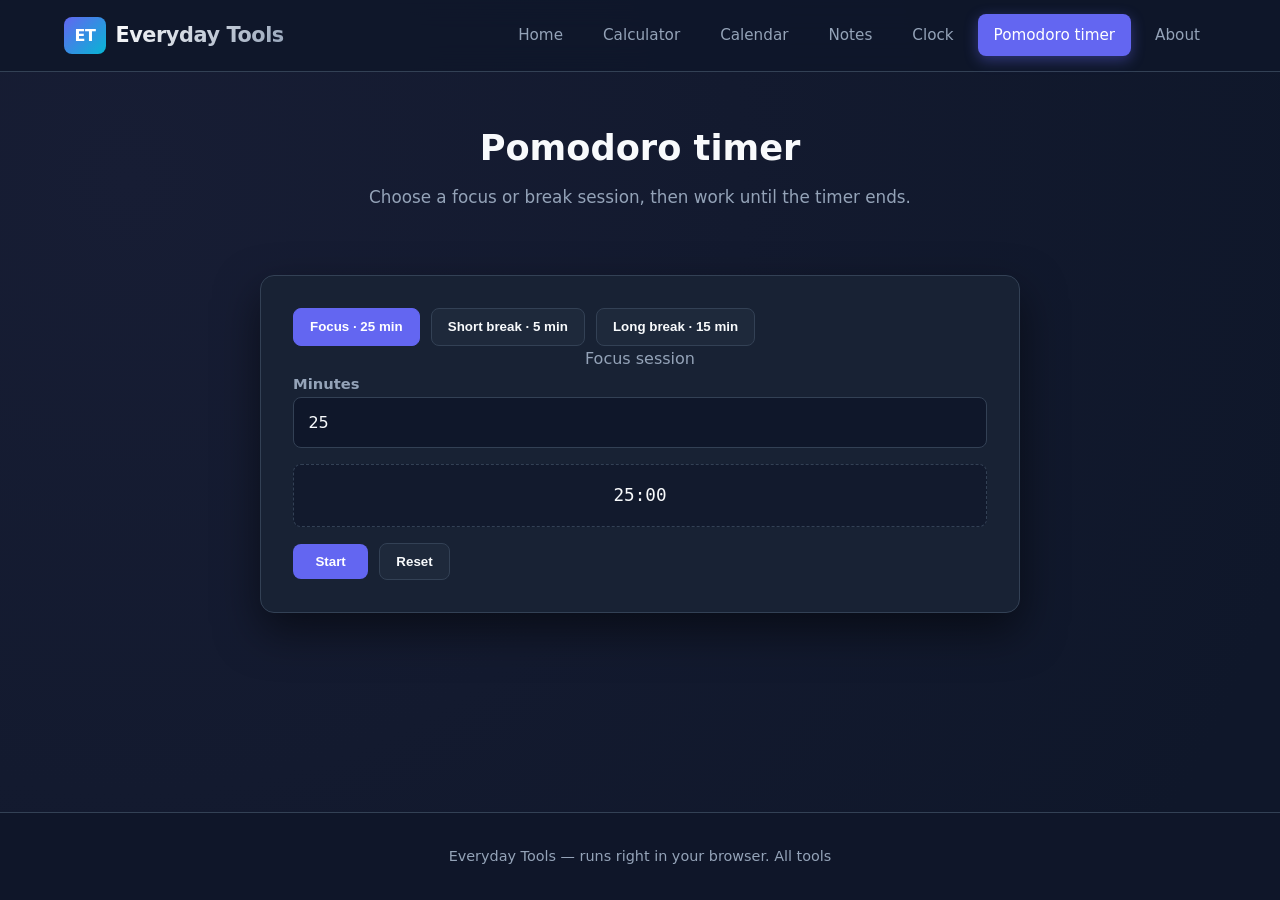
<file: pomodoro.html>
<!DOCTYPE html>
<html lang="en">
<head>
    <meta charset="UTF-8">
    <meta name="viewport" content="width=device-width, initial-scale=1.0">
    <meta name="description" content="Focus with a Pomodoro timer and short or long break presets.">
    <title>Pomodoro timer | Everyday Tools</title>
    <link rel="stylesheet" href="style.css">
</head>
<body data-page="pomodoro">
    <header class="navbar">
        <div class="nav-container">
            <a href="index.html" class="logo"><span class="logo-badge">ET</span><span class="logo-text">Everyday Tools</span></a>
            <button class="menu-toggle" id="menuToggle" type="button" aria-label="Open navigation" aria-expanded="false">Menu</button>
            <ul class="nav-menu" id="navMenu">
                <li><a href="index.html" class="nav-link">Home</a></li>
                <li><a href="calculator.html" class="nav-link">Calculator</a></li>
                <li><a href="calendar.html" class="nav-link">Calendar</a></li>
                <li><a href="notes.html" class="nav-link">Notes</a></li>
                <li><a href="clock.html" class="nav-link">Clock</a></li>
                <li><a href="pomodoro.html" class="nav-link active" aria-current="page">Pomodoro timer</a></li>
                <li><a href="about.html" class="nav-link">About</a></li>
            </ul>
        </div>
    </header>
    <main class="main-content">
        <header class="page-header">
            <h1>Pomodoro timer</h1>
            <p>Choose a focus or break session, then work until the timer ends.</p>
        </header>
        <p class="status-message" data-status role="status" aria-live="polite"></p>
        <section class="tool-panel" aria-label="Pomodoro timer">
            <div class="pomodoro-presets" aria-label="Timer presets">
                <button class="btn-secondary pomodoro-preset" type="button" data-minutes="25" data-label="Focus" aria-pressed="true">Focus · 25 min</button>
                <button class="btn-secondary pomodoro-preset" type="button" data-minutes="5" data-label="Short break" aria-pressed="false">Short break · 5 min</button>
                <button class="btn-secondary pomodoro-preset" type="button" data-minutes="15" data-label="Long break" aria-pressed="false">Long break · 15 min</button>
            </div>
            <p class="tool-hint" id="pomodoroMode">Focus session</p>
            <label for="pomodoroMinutes">Minutes</label>
            <input class="tool-input" id="pomodoroMinutes" type="number" min="1" max="180" value="25">
            <output class="tool-result" id="pomodoroDisplay" aria-live="off">25:00</output>
            <div class="tool-actions">
                <button class="btn-primary" id="pomodoroStart" type="button">Start</button>
                <button class="btn-secondary" id="pomodoroReset" type="button">Reset</button>
            </div>
        </section>
    </main>
    <footer><div class="footer-content"><p>Everyday Tools — runs right in your browser. <a href="index.html">All tools</a></p></div></footer>
    <script src="app.js" defer></script>
</body>
</html>
</file>
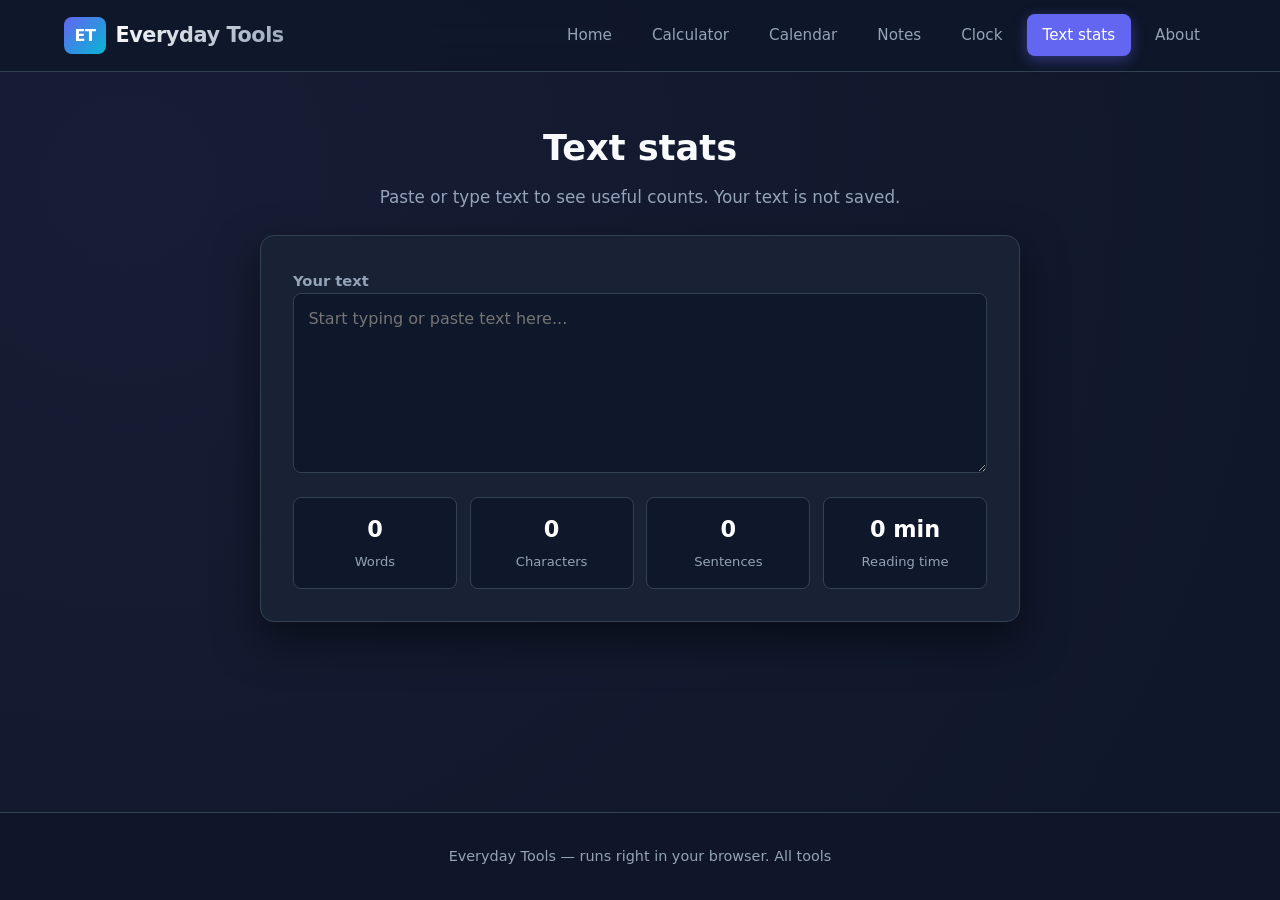
<file: text-tools.html>
<!DOCTYPE html>
<html lang="en">
<head>
    <meta charset="UTF-8">
    <meta name="viewport" content="width=device-width, initial-scale=1.0">
    <meta name="description" content="Count words, characters, sentences, and estimated reading time.">
    <title>Text stats | Everyday Tools</title>
    <link rel="stylesheet" href="style.css">
</head>
<body data-page="text-tools">
    <header class="navbar">
        <div class="nav-container">
            <a href="index.html" class="logo"><span class="logo-badge">ET</span><span class="logo-text">Everyday Tools</span></a>
            <button class="menu-toggle" id="menuToggle" type="button" aria-label="Open navigation" aria-expanded="false">Menu</button>
            <ul class="nav-menu" id="navMenu">
                <li><a href="index.html" class="nav-link">Home</a></li>
                <li><a href="calculator.html" class="nav-link">Calculator</a></li>
                <li><a href="calendar.html" class="nav-link">Calendar</a></li>
                <li><a href="notes.html" class="nav-link">Notes</a></li>
                <li><a href="clock.html" class="nav-link">Clock</a></li>
                <li><a href="text-tools.html" class="nav-link active" aria-current="page">Text stats</a></li>
                <li><a href="about.html" class="nav-link">About</a></li>
            </ul>
        </div>
    </header>
    <main class="main-content">
        <header class="page-header">
            <h1>Text stats</h1>
            <p>Paste or type text to see useful counts. Your text is not saved.</p>
        </header>
        <section class="tool-panel" aria-label="Text statistics">
            <label for="textToAnalyze">Your text</label>
            <textarea class="tool-textarea" id="textToAnalyze" placeholder="Start typing or paste text here..."></textarea>
            <div class="text-stats-grid" aria-live="polite">
                <div class="text-stat"><output id="wordCount">0</output><span>Words</span></div>
                <div class="text-stat"><output id="characterCount">0</output><span>Characters</span></div>
                <div class="text-stat"><output id="sentenceCount">0</output><span>Sentences</span></div>
                <div class="text-stat"><output id="readingTime">0 min</output><span>Reading time</span></div>
            </div>
        </section>
    </main>
    <footer><div class="footer-content"><p>Everyday Tools — runs right in your browser. <a href="index.html">All tools</a></p></div></footer>
    <script src="app.js" defer></script>
</body>
</html>
</file>
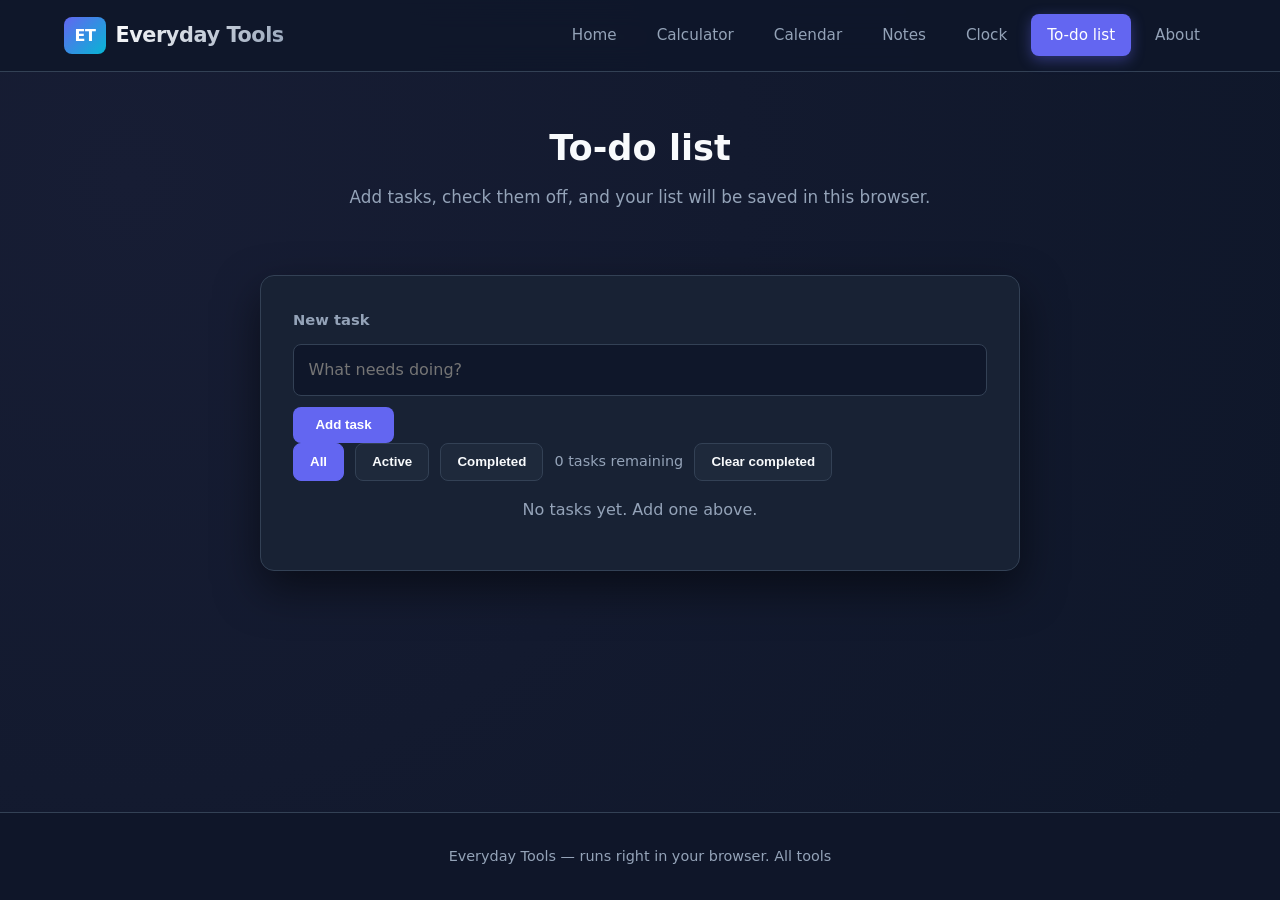
<file: todo.html>
<!DOCTYPE html>
<html lang="en">
<head>
    <meta charset="UTF-8">
    <meta name="viewport" content="width=device-width, initial-scale=1.0">
    <meta name="description" content="Organize everyday tasks with a simple to-do list saved in your browser.">
    <title>To-do list | Everyday Tools</title>
    <link rel="stylesheet" href="style.css">
</head>
<body data-page="todo">
    <header class="navbar">
        <div class="nav-container">
            <a href="index.html" class="logo"><span class="logo-badge">ET</span><span class="logo-text">Everyday Tools</span></a>
            <button class="menu-toggle" id="menuToggle" type="button" aria-label="Open navigation" aria-expanded="false">Menu</button>
            <ul class="nav-menu" id="navMenu">
                <li><a href="index.html" class="nav-link">Home</a></li>
                <li><a href="calculator.html" class="nav-link">Calculator</a></li>
                <li><a href="calendar.html" class="nav-link">Calendar</a></li>
                <li><a href="notes.html" class="nav-link">Notes</a></li>
                <li><a href="clock.html" class="nav-link">Clock</a></li>
                <li><a href="todo.html" class="nav-link active" aria-current="page">To-do list</a></li>
                <li><a href="about.html" class="nav-link">About</a></li>
            </ul>
        </div>
    </header>
    <main class="main-content">
        <header class="page-header">
            <h1>To-do list</h1>
            <p>Add tasks, check them off, and your list will be saved in this browser.</p>
        </header>
        <p class="status-message" data-status role="status" aria-live="polite"></p>
        <section class="tool-panel" aria-label="To-do list">
            <form id="todoForm" class="tool-form">
                <label for="todoInput">New task</label>
                <div class="tool-actions">
                    <input class="tool-input" id="todoInput" name="task" type="text" maxlength="200" placeholder="What needs doing?" required>
                    <button class="btn-primary" type="submit">Add task</button>
                </div>
            </form>
            <div class="todo-filters" aria-label="Filter tasks">
                <button class="btn-secondary todo-filter" type="button" data-todo-filter="all" aria-pressed="true">All</button>
                <button class="btn-secondary todo-filter" type="button" data-todo-filter="active" aria-pressed="false">Active</button>
                <button class="btn-secondary todo-filter" type="button" data-todo-filter="completed" aria-pressed="false">Completed</button>
                <span id="todoCount" class="notes-count" aria-live="polite"></span>
                <button class="btn-secondary" id="clearCompleted" type="button">Clear completed</button>
            </div>
            <ul class="todo-list" id="todoList" aria-label="Tasks"></ul>
        </section>
    </main>
    <footer><div class="footer-content"><p>Everyday Tools — runs right in your browser. <a href="index.html">All tools</a></p></div></footer>
    <script src="app.js" defer></script>
</body>
</html>
</file>
<file: style.css>
/* Modern Unified Stylesheet for WebTools Hub */
:root {
  --primary: #6366f1;
  --primary-hover: #4f46e5;
  --primary-light: rgba(99, 102, 241, 0.15);
  --secondary: #06b6d4;
  --accent: #f59e0b;
  --success: #10b981;
  --danger: #ef4444;
  --bg: #0f172a;
  --surface: #1e293b;
  --surface-card: #182234;
  --surface-hover: #273549;
  --border: #334155;
  --border-light: #475569;
  --text: #f8fafc;
  --text-muted: #94a3b8;
  --shadow-sm: 0 1px 3px rgba(0,0,0,0.3);
  --shadow-md: 0 4px 12px rgba(0,0,0,0.35);
  --shadow-lg: 0 12px 28px rgba(0,0,0,0.45);
  --shadow-xl: 0 18px 44px rgba(0,0,0,0.5);
  --radius-sm: 8px;
  --radius-md: 14px;
  --radius-lg: 20px;
  --radius-full: 9999px;
  --font-main: system-ui, -apple-system, BlinkMacSystemFont, 'Segoe UI', Roboto, Oxygen, Ubuntu, Cantarell, sans-serif;
  --font-mono: 'JetBrains Mono', 'Fira Code', Consolas, Monaco, monospace;
}

*, *::before, *::after {
  box-sizing: border-box;
  margin: 0;
  padding: 0;
}

body {
  font-family: var(--font-main);
  background: radial-gradient(circle at 10% 20%, #171d34 0%, #0f172a 90%);
  color: var(--text);
  line-height: 1.6;
  min-height: 100vh;
  display: flex;
  flex-direction: column;
}

a {
  color: inherit;
  text-decoration: none;
}

/* Navigation Bar */
.navbar {
  position: sticky;
  top: 0;
  z-index: 100;
  background: rgba(15, 23, 42, 0.85);
  backdrop-filter: blur(14px);
  -webkit-backdrop-filter: blur(14px);
  border-bottom: 1px solid var(--border);
}

.nav-container {
  max-width: 1200px;
  margin: 0 auto;
  display: flex;
  align-items: center;
  justify-content: space-between;
  padding: 0.9rem 1.5rem;
}

.logo {
  display: flex;
  align-items: center;
  gap: 0.6rem;
  font-weight: 700;
  font-size: 1.3rem;
  letter-spacing: -0.02em;
}

.logo-badge {
  background: linear-gradient(135deg, var(--primary), var(--secondary));
  color: white;
  padding: 0.35rem 0.65rem;
  border-radius: var(--radius-sm);
  font-size: 1rem;
}

.logo-text {
  background: linear-gradient(135deg, #ffffff, #94a3b8);
  -webkit-background-clip: text;
  -webkit-text-fill-color: transparent;
}

.nav-menu {
  display: flex;
  list-style: none;
  gap: 0.5rem;
  align-items: center;
}

.nav-link {
  display: flex;
  align-items: center;
  gap: 0.4rem;
  padding: 0.55rem 1rem;
  border-radius: var(--radius-sm);
  color: var(--text-muted);
  font-weight: 500;
  font-size: 0.95rem;
  transition: all 0.2s ease;
}

.nav-link:hover {
  color: var(--text);
  background: var(--surface-hover);
}

.nav-link.active {
  color: #ffffff;
  background: var(--primary);
  box-shadow: 0 4px 14px rgba(99, 102, 241, 0.4);
}

.menu-toggle {
  display: none;
  background: transparent;
  border: none;
  color: var(--text);
  font-size: 1.5rem;
  cursor: pointer;
}

/* Main Container */
.main-content {
  flex: 1;
  max-width: 1200px;
  width: 100%;
  margin: 0 auto;
  padding: 2rem 1.5rem 3rem;
}

/* Hero Section */
.hero {
  text-align: center;
  padding: 2.5rem 1rem 3rem;
  max-width: 780px;
  margin: 0 auto;
}

.hero-pill {
  display: inline-flex;
  align-items: center;
  gap: 0.5rem;
  background: var(--primary-light);
  color: #a5b4fc;
  border: 1px solid rgba(99, 102, 241, 0.3);
  padding: 0.3rem 0.9rem;
  border-radius: var(--radius-full);
  font-size: 0.85rem;
  font-weight: 600;
  margin-bottom: 1.2rem;
}

.hero h1 {
  font-size: clamp(2.2rem, 5vw, 3.4rem);
  font-weight: 800;
  line-height: 1.15;
  margin-bottom: 1rem;
  background: linear-gradient(135deg, #ffffff 30%, #94a3b8 100%);
  -webkit-background-clip: text;
  -webkit-text-fill-color: transparent;
}

.hero p {
  color: var(--text-muted);
  font-size: 1.15rem;
  line-height: 1.6;
}

/* Dashboard Cards Grid (Homepage) */
.tools-grid {
  display: grid;
  grid-template-columns: repeat(auto-fit, minmax(min(260px, 100%), 1fr));
  gap: 1.5rem;
  margin-top: 1rem;
}

.about-card {
  grid-column: span 2;
  min-height: 180px;
  justify-content: center;
  background:
    radial-gradient(ellipse at 85% 20%, rgba(6, 182, 212, 0.18), transparent 45%),
    linear-gradient(135deg, rgba(99, 102, 241, 0.16), var(--surface-card) 65%);
}

.about-card .card-btn {
  align-self: flex-start;
}

.tool-card {
  background: var(--surface-card);
  border: 1px solid var(--border);
  border-radius: var(--radius-md);
  padding: 1.6rem;
  display: flex;
  flex-direction: column;
  transition: all 0.25s cubic-bezier(0.16, 1, 0.3, 1);
  position: relative;
  overflow: hidden;
}

.tool-card::before {
  content: \'\';
  position: absolute;
  top: 0;
  left: 0;
  right: 0;
  height: 3px;
  background: linear-gradient(90deg, transparent, transparent);
  transition: background 0.3s ease;
}

.tool-card:hover {
  transform: translateY(-5px);
  border-color: var(--border-light);
  box-shadow: var(--shadow-lg);
  background: var(--surface);
}

.tool-card:hover::before {
  background: linear-gradient(90deg, var(--primary), var(--secondary));
}

.card-icon {
  font-size: 2.2rem;
  margin-bottom: 1rem;
  display: inline-block;
}

.card-title {
  font-size: 1.25rem;
  font-weight: 700;
  margin-bottom: 0.5rem;
  color: #ffffff;
}

.card-desc {
  color: var(--text-muted);
  font-size: 0.95rem;
  line-height: 1.5;
  margin-bottom: 1.5rem;
  flex-grow: 1;
}

.card-preview {
  background: rgba(15, 23, 42, 0.6);
  border: 1px dashed var(--border);
  border-radius: var(--radius-sm);
  padding: 0.8rem;
  margin-bottom: 1.2rem;
  font-family: var(--font-mono);
  font-size: 0.85rem;
  color: #cbd5e1;
  text-align: center;
}

.card-btn {
  display: inline-flex;
  align-items: center;
  justify-content: center;
  gap: 0.5rem;
  background: var(--surface-hover);
  color: #ffffff;
  padding: 0.65rem 1rem;
  border-radius: var(--radius-sm);
  font-weight: 600;
  font-size: 0.9rem;
  transition: all 0.2s ease;
}

.tool-card:hover .card-btn {
  background: var(--primary);
  box-shadow: 0 4px 12px rgba(99, 102, 241, 0.35);
}

/* Page Header */
.page-header {
  text-align: center;
  margin-bottom: 2rem;
}

.page-header h1 {
  font-size: 2.2rem;
  font-weight: 800;
  margin-bottom: 0.5rem;
  color: #ffffff;
}

.page-header p {
  color: var(--text-muted);
  font-size: 1.05rem;
}

/* CALCULATOR COMPONENT */
.calculator-wrapper {
  max-width: 400px;
  margin: 0 auto;
  background: var(--surface-card);
  border: 1px solid var(--border);
  border-radius: var(--radius-lg);
  padding: 1.5rem;
  box-shadow: var(--shadow-xl);
}

.calc-display {
  background: #090e17;
  border: 1px solid var(--border);
  border-radius: var(--radius-md);
  padding: 1.2rem 1.4rem;
  text-align: right;
  margin-bottom: 1.2rem;
  min-height: 90px;
  display: flex;
  flex-direction: column;
  justify-content: space-between;
}

.calc-history {
  color: var(--text-muted);
  font-size: 0.95rem;
  font-family: var(--font-mono);
  min-height: 1.2rem;
  overflow: hidden;
  text-overflow: ellipsis;
  white-space: nowrap;
}

.calc-current {
  color: #ffffff;
  font-size: 2.4rem;
  font-family: var(--font-mono);
  font-weight: 700;
  line-height: 1.1;
  overflow-x: auto;
  scrollbar-width: none;
}

.calc-grid {
  display: grid;
  grid-template-columns: repeat(4, 1fr);
  gap: 0.7rem;
}

.calc-btn {
  background: var(--surface);
  border: 1px solid var(--border);
  color: var(--text);
  font-size: 1.25rem;
  font-weight: 600;
  padding: 1rem 0;
  border-radius: var(--radius-md);
  cursor: pointer;
  transition: all 0.15s ease;
  user-select: none;
}

.calc-btn:hover {
  background: var(--surface-hover);
  border-color: var(--border-light);
  transform: translateY(-2px);
}

.calc-btn:active {
  transform: translateY(0);
}

.calc-btn.op {
  background: rgba(99, 102, 241, 0.15);
  color: #a5b4fc;
  border-color: rgba(99, 102, 241, 0.3);
}

.calc-btn.op:hover {
  background: rgba(99, 102, 241, 0.3);
  color: #ffffff;
}

.calc-btn.action {
  background: rgba(239, 68, 68, 0.15);
  color: #fca5a5;
  border-color: rgba(239, 68, 68, 0.3);
}

.calc-btn.action:hover {
  background: rgba(239, 68, 68, 0.3);
}

.calc-btn.equals {
  background: var(--primary);
  color: #ffffff;
  border-color: var(--primary);
  box-shadow: 0 4px 14px rgba(99, 102, 241, 0.4);
}

.calc-btn.equals:hover {
  background: var(--primary-hover);
}

.calc-btn.span-2 {
  grid-column: span 2;
}

/* CALENDAR COMPONENT */
.calendar-wrapper {
  max-width: 820px;
  margin: 0 auto;
  background: var(--surface-card);
  border: 1px solid var(--border);
  border-radius: var(--radius-lg);
  padding: 1.8rem;
  box-shadow: var(--shadow-xl);
}

.cal-header {
  display: flex;
  align-items: center;
  justify-content: space-between;
  margin-bottom: 1.5rem;
  flex-wrap: wrap;
  gap: 1rem;
}

.cal-title-group {
  display: flex;
  align-items: center;
  gap: 0.8rem;
}

.cal-month-year {
  font-size: 1.5rem;
  font-weight: 700;
  color: #ffffff;
}

.cal-nav-btn {
  background: var(--surface);
  border: 1px solid var(--border);
  color: var(--text);
  padding: 0.45rem 0.9rem;
  border-radius: var(--radius-sm);
  cursor: pointer;
  font-weight: 600;
  transition: all 0.2s ease;
}

.cal-nav-btn:hover {
  background: var(--surface-hover);
  border-color: var(--border-light);
}

.cal-today-btn {
  background: var(--primary-light);
  color: #a5b4fc;
  border: 1px solid rgba(99, 102, 241, 0.3);
  padding: 0.45rem 1rem;
  border-radius: var(--radius-sm);
  cursor: pointer;
  font-weight: 600;
  transition: all 0.2s ease;
}

.cal-today-btn:hover {
  background: var(--primary);
  color: white;
}

.cal-grid {
  display: grid;
  grid-template-columns: repeat(7, 1fr);
  gap: 0.5rem;
}

.cal-weekday {
  text-align: center;
  font-weight: 700;
  font-size: 0.85rem;
  color: var(--text-muted);
  padding: 0.5rem 0;
  text-transform: uppercase;
  letter-spacing: 0.05em;
}

.cal-day {
  aspect-ratio: 1;
  background: var(--surface);
  border: 1px solid var(--border);
  border-radius: var(--radius-sm);
  display: flex;
  flex-direction: column;
  align-items: center;
  justify-content: center;
  font-weight: 600;
  cursor: pointer;
  transition: all 0.15s ease;
  position: relative;
  min-height: 52px;
}

.cal-day:hover {
  background: var(--surface-hover);
  border-color: var(--border-light);
  transform: scale(1.04);
}

.cal-day.other-month {
  opacity: 0.3;
}

.cal-day.today {
  border-color: var(--primary);
  background: rgba(99, 102, 241, 0.2);
  color: #ffffff;
}

.cal-day.today::after {
  content: \'\';
  position: absolute;
  bottom: 6px;
  width: 6px;
  height: 6px;
  background: var(--primary);
  border-radius: 50%;
}

.cal-day.selected {
  background: var(--primary);
  color: #ffffff;
  border-color: var(--primary);
  box-shadow: 0 4px 12px rgba(99, 102, 241, 0.4);
}

.cal-selected-info {
  margin-top: 1.5rem;
  padding: 1rem 1.2rem;
  background: var(--surface);
  border: 1px solid var(--border);
  border-radius: var(--radius-md);
  display: flex;
  align-items: center;
  justify-content: space-between;
}

/* NOTES COMPONENT */
.notes-container {
  max-width: 900px;
  margin: 0 auto;
}

.note-editor-card {
  background: var(--surface-card);
  border: 1px solid var(--border);
  border-radius: var(--radius-lg);
  padding: 1.5rem;
  box-shadow: var(--shadow-lg);
  margin-bottom: 2rem;
}

.note-input, .note-textarea, .search-input {
  width: 100%;
  background: var(--surface);
  border: 1px solid var(--border);
  border-radius: var(--radius-sm);
  padding: 0.75rem 1rem;
  color: var(--text);
  font-family: inherit;
  font-size: 0.95rem;
  transition: all 0.2s ease;
  outline: none;
}

.note-input:focus, .note-textarea:focus, .search-input:focus {
  border-color: var(--primary);
  box-shadow: 0 0 0 3px rgba(99, 102, 241, 0.25);
}

.note-textarea {
  min-height: 110px;
  resize: vertical;
  margin-top: 0.8rem;
  margin-bottom: 1rem;
}

.note-controls {
  display: flex;
  align-items: center;
  justify-content: space-between;
  flex-wrap: wrap;
  gap: 0.8rem;
}

.note-tags {
  display: flex;
  gap: 0.5rem;
  align-items: center;
}

.tag-btn {
  border: none;
  background: transparent;
  width: 26px;
  height: 26px;
  border-radius: 50%;
  cursor: pointer;
  transition: transform 0.2s ease;
  border: 2px solid transparent;
}

.tag-btn.active {
  transform: scale(1.2);
  border-color: #ffffff;
}

.btn-primary {
  background: var(--primary);
  color: #ffffff;
  border: none;
  padding: 0.65rem 1.4rem;
  border-radius: var(--radius-sm);
  font-weight: 600;
  cursor: pointer;
  display: inline-flex;
  align-items: center;
  gap: 0.4rem;
  transition: all 0.2s ease;
}

.btn-primary:hover {
  background: var(--primary-hover);
  box-shadow: 0 4px 12px rgba(99, 102, 241, 0.4);
}

.notes-filter-bar {
  display: flex;
  align-items: center;
  justify-content: space-between;
  margin-bottom: 1.2rem;
  gap: 1rem;
}

.notes-grid {
  display: grid;
  grid-template-columns: repeat(auto-fill, minmax(270px, 1fr));
  gap: 1.2rem;
}

.note-card {
  background: var(--surface-card);
  border: 1px solid var(--border);
  border-radius: var(--radius-md);
  padding: 1.2rem;
  display: flex;
  flex-direction: column;
  position: relative;
  transition: all 0.2s ease;
  box-shadow: var(--shadow-sm);
}

.note-card:hover {
  border-color: var(--border-light);
  box-shadow: var(--shadow-md);
}

.note-card-header {
  display: flex;
  justify-content: space-between;
  align-items: flex-start;
  margin-bottom: 0.6rem;
}

.note-card-title {
  font-weight: 700;
  font-size: 1.1rem;
  color: #ffffff;
  word-break: break-word;
}

.note-card-date {
  font-size: 0.78rem;
  color: var(--text-muted);
  margin-bottom: 0.8rem;
}

.note-card-body {
  color: #cbd5e1;
  font-size: 0.92rem;
  line-height: 1.5;
  white-space: pre-wrap;
  word-break: break-word;
  flex-grow: 1;
}

.note-card-actions {
  display: flex;
  justify-content: flex-end;
  gap: 0.5rem;
  margin-top: 1rem;
  padding-top: 0.8rem;
  border-top: 1px solid var(--border);
}

.note-action-btn {
  background: var(--surface);
  border: 1px solid var(--border);
  color: var(--text-muted);
  padding: 0.35rem 0.65rem;
  border-radius: var(--radius-sm);
  cursor: pointer;
  font-size: 0.82rem;
  transition: all 0.2s ease;
}

.note-action-btn:hover {
  color: var(--text);
  border-color: var(--border-light);
}

.note-action-btn.del:hover {
  color: #fca5a5;
  border-color: var(--danger);
  background: rgba(239, 68, 68, 0.15);
}

.empty-state {
  text-align: center;
  padding: 3rem 1rem;
  color: var(--text-muted);
  grid-column: 1 / -1;
}

.empty-state-icon {
  font-size: 2.5rem;
  margin-bottom: 0.5rem;
}

/* CLOCK COMPONENT */
.clock-container {
  max-width: 650px;
  margin: 0 auto;
}

.clock-tabs {
  display: flex;
  justify-content: center;
  gap: 0.5rem;
  margin-bottom: 1.5rem;
}

.tab-btn {
  background: var(--surface);
  border: 1px solid var(--border);
  color: var(--text-muted);
  padding: 0.6rem 1.4rem;
  border-radius: var(--radius-full);
  cursor: pointer;
  font-weight: 600;
  font-size: 0.95rem;
  transition: all 0.2s ease;
}

.tab-btn:hover {
  color: var(--text);
  background: var(--surface-hover);
}

.tab-btn.active {
  background: var(--primary);
  color: white;
  border-color: var(--primary);
  box-shadow: 0 4px 14px rgba(99, 102, 241, 0.4);
}

.clock-panel {
  background: var(--surface-card);
  border: 1px solid var(--border);
  border-radius: var(--radius-lg);
  padding: 2.5rem 1.5rem;
  box-shadow: var(--shadow-xl);
  text-align: center;
}

.digital-time {
  font-size: clamp(2.8rem, 8vw, 4.8rem);
  font-family: var(--font-mono);
  font-weight: 800;
  letter-spacing: 0.04em;
  color: #ffffff;
  text-shadow: 0 0 25px rgba(99, 102, 241, 0.45);
  margin-bottom: 0.5rem;
}

.digital-date {
  font-size: 1.25rem;
  color: #a5b4fc;
  font-weight: 600;
  margin-bottom: 1.5rem;
}

.clock-controls {
  display: flex;
  justify-content: center;
  gap: 0.8rem;
  margin-top: 1rem;
}

.stopwatch-time, .timer-time {
  font-size: clamp(3rem, 9vw, 5rem);
  font-family: var(--font-mono);
  font-weight: 800;
  color: #ffffff;
  margin-bottom: 1.5rem;
}

.laps-container {
  max-height: 200px;
  overflow-y: auto;
  margin-top: 1.5rem;
  border: 1px solid var(--border);
  border-radius: var(--radius-sm);
  background: var(--surface);
}

.lap-row {
  display: flex;
  justify-content: space-between;
  padding: 0.55rem 1rem;
  border-bottom: 1px solid var(--border);
  font-family: var(--font-mono);
  font-size: 0.9rem;
}

.lap-row:last-child {
  border-bottom: none;
}

.timer-inputs {
  display: flex;
  justify-content: center;
  align-items: center;
  gap: 0.6rem;
  margin-bottom: 1.5rem;
}

.timer-input-group {
  display: flex;
  flex-direction: column;
  align-items: center;
}

.timer-num-input {
  width: 70px;
  height: 55px;
  background: var(--surface);
  border: 1px solid var(--border);
  border-radius: var(--radius-sm);
  color: #ffffff;
  font-size: 1.8rem;
  font-family: var(--font-mono);
  font-weight: 700;
  text-align: center;
  outline: none;
}

.timer-num-input:focus {
  border-color: var(--primary);
}

.timer-label {
  font-size: 0.75rem;
  color: var(--text-muted);
  text-transform: uppercase;
  margin-top: 0.3rem;
  font-weight: 600;
}

.timer-colon {
  font-size: 2rem;
  font-weight: 700;
  color: var(--text-muted);
  margin-top: -1rem;
}

.timer-presets {
  display: flex;
  justify-content: center;
  flex-wrap: wrap;
  gap: 0.5rem;
  margin-bottom: 1.5rem;
}

.preset-btn {
  background: var(--surface);
  border: 1px solid var(--border);
  color: var(--text-muted);
  padding: 0.4rem 0.8rem;
  border-radius: var(--radius-sm);
  cursor: pointer;
  font-size: 0.85rem;
  font-weight: 600;
  transition: all 0.2s ease;
}

.preset-btn:hover {
  color: white;
  background: var(--surface-hover);
  border-color: var(--primary);
}

/* Footer */
footer {
  border-top: 1px solid var(--border);
  background: rgba(15, 23, 42, 0.95);
  padding: 2rem 1.5rem;
  text-align: center;
  color: var(--text-muted);
  font-size: 0.9rem;
  margin-top: auto;
}

.footer-content {
  max-width: 1200px;
  margin: 0 auto;
  display: flex;
  flex-direction: column;
  align-items: center;
  gap: 0.8rem;
}

.footer-links {
  display: flex;
  flex-wrap: wrap;
  justify-content: center;
  gap: 1.2rem;
  list-style: none;
}

.footer-links a:hover {
  color: #ffffff;
}

/* Responsive queries */
@media (max-width: 768px) {
  .menu-toggle {
    display: block;
  }

  .nav-menu {
    position: absolute;
    top: 100%;
    left: 0;
    right: 0;
    background: var(--surface-card);
    border-bottom: 1px solid var(--border);
    flex-direction: column;
    padding: 1rem 1.5rem;
    display: none;
    box-shadow: var(--shadow-lg);
  }

  .nav-menu.show {
    display: flex;
  }

  .nav-link {
    width: 100%;
    justify-content: flex-start;
  }

  .hero h1 {
    font-size: 2rem;
  }

  .cal-grid {
    gap: 0.3rem;
  }

  .cal-day {
    min-height: 42px;
    font-size: 0.85rem;
  }
}

/* Shared page details and interactive tool layouts */
.status-message {
  max-width: 820px;
  min-height: 1.5rem;
  margin: 0 auto 1rem;
  color: var(--success);
  text-align: center;
  font-weight: 600;
}

.status-message.error {
  color: #fca5a5;
}

.page-header {
  text-align: center;
  margin: 1rem auto 1.5rem;
  max-width: 800px;
}

.page-header h1 {
  color: var(--text);
}

.page-header p {
  color: var(--text-muted);
}

.calculator-wrapper {
  box-shadow: var(--shadow-xl);
}

.calendar-weekdays {
  display: grid;
  grid-template-columns: repeat(7, minmax(0, 1fr));
  gap: 0.5rem;
  margin-bottom: 0.5rem;
}

.calendar-weekdays span {
  padding: 0.4rem 0;
  color: var(--text-muted);
  text-align: center;
  font-size: 0.82rem;
  font-weight: 700;
  text-transform: uppercase;
}

.cal-day {
  position: relative;
  border: 1px solid var(--border);
  color: var(--text);
  font: inherit;
}

.cal-day.selected {
  background: var(--primary);
  color: #fff;
}

.cal-day.today:not(.selected) {
  border-color: var(--secondary);
}

.cal-event-marker {
  position: absolute;
  bottom: 5px;
  width: 5px;
  height: 5px;
  border-radius: 50%;
  background: var(--secondary);
}

.selected-day-panel {
  margin-top: 1.5rem;
  padding: 1.2rem;
  border: 1px solid var(--border);
  border-radius: var(--radius-md);
  background: var(--surface);
}

.selected-day-panel h2,
.clock-panel h2 {
  margin-bottom: 0.35rem;
  color: var(--text);
  font-size: 1.2rem;
}

.selected-date-label {
  margin-bottom: 0.8rem;
  color: var(--text-muted);
}

.event-list {
  display: grid;
  gap: 0.55rem;
  margin-bottom: 1rem;
  list-style: none;
}

.event-item {
  display: flex;
  align-items: center;
  justify-content: space-between;
  gap: 1rem;
  padding: 0.65rem 0.8rem;
  border: 1px solid var(--border);
  border-radius: var(--radius-sm);
  background: var(--surface-card);
  overflow-wrap: anywhere;
}

.empty-event {
  color: var(--text-muted);
  padding: 0.5rem 0;
}

.event-form {
  display: grid;
  grid-template-columns: 1fr minmax(140px, 190px) auto;
  align-items: end;
  gap: 0.7rem;
}

.event-form label {
  grid-row: 1;
  color: var(--text-muted);
  font-size: 0.9rem;
}

.event-form input {
  grid-row: 2;
  min-width: 0;
}

.event-form button {
  grid-column: 3;
  grid-row: 2;
  white-space: nowrap;
}

.notes-container {
  max-width: 950px;
  margin: 0 auto;
}

.note-editor-card {
  display: grid;
  gap: 0.65rem;
}

.note-editor-card > label,
.note-controls > label {
  color: var(--text-muted);
  font-size: 0.9rem;
  font-weight: 600;
}

.note-editor-card .note-textarea {
  margin: 0;
}

.note-controls {
  justify-content: flex-start;
}

.note-color-select {
  max-width: 150px;
}

.note-form-actions {
  display: flex;
  gap: 0.6rem;
  margin-left: auto;
}

.btn-secondary {
  background: var(--surface);
  color: var(--text);
  border: 1px solid var(--border);
  padding: 0.65rem 1rem;
  border-radius: var(--radius-sm);
  font-weight: 600;
  cursor: pointer;
  transition: background 0.2s ease, border-color 0.2s ease;
}

.btn-secondary:hover:not(:disabled) {
  background: var(--surface-hover);
  border-color: var(--border-light);
}

.btn-secondary:disabled {
  opacity: 0.5;
  cursor: not-allowed;
}

.notes-filter-bar {
  display: flex;
  align-items: center;
  gap: 1rem;
}

.search-input {
  flex: 1;
  min-width: 0;
}

.notes-count {
  flex: none;
  color: var(--text-muted);
  font-size: 0.9rem;
}

.note-card {
  border-left-width: 4px;
}

.note-color-indigo { border-left-color: #818cf8; }
.note-color-blue { border-left-color: #38bdf8; }
.note-color-green { border-left-color: #34d399; }
.note-color-amber { border-left-color: #fbbf24; }
.note-color-rose { border-left-color: #fb7185; }

.note-card-body {
  overflow-wrap: anywhere;
}

.visually-hidden {
  position: absolute;
  width: 1px;
  height: 1px;
  padding: 0;
  margin: -1px;
  overflow: hidden;
  clip: rect(0, 0, 0, 0);
  white-space: nowrap;
  border: 0;
}

.tool-panel {
  max-width: 760px;
  margin: 0 auto;
  padding: clamp(1.2rem, 4vw, 2rem);
  border: 1px solid var(--border);
  border-radius: var(--radius-md);
  background: var(--surface-card);
  box-shadow: var(--shadow-xl);
}

.tool-form {
  display: grid;
  gap: 0.8rem;
}

.tool-form label,
.tool-panel > label {
  color: var(--text-muted);
  font-size: 0.92rem;
  font-weight: 600;
}

.tool-input,
.tool-select,
.tool-textarea {
  width: 100%;
  min-width: 0;
  padding: 0.75rem 0.9rem;
  border: 1px solid var(--border);
  border-radius: var(--radius-sm);
  background: var(--bg);
  color: var(--text);
  font: inherit;
}

.tool-textarea {
  min-height: 180px;
  resize: vertical;
}

.tool-actions,
.tool-options,
.converter-row,
.todo-filters,
.pomodoro-presets {
  display: flex;
  flex-wrap: wrap;
  align-items: center;
  gap: 0.7rem;
}

.tool-options {
  gap: 1rem;
}

.tool-options label,
.todo-item-label {
  display: inline-flex;
  align-items: center;
  gap: 0.45rem;
  color: var(--text-muted);
}

.tool-options input,
.todo-item-label input {
  accent-color: var(--primary);
}

.converter-row > * {
  flex: 1 1 140px;
}

.tool-result {
  display: block;
  margin: 1rem 0;
  padding: 1rem;
  overflow-wrap: anywhere;
  border: 1px dashed var(--border);
  border-radius: var(--radius-sm);
  background: rgba(15, 23, 42, 0.6);
  color: var(--text);
  font-family: var(--font-mono);
  font-size: 1.1rem;
  text-align: center;
}

.todo-list {
  display: grid;
  gap: 0.65rem;
  margin: 1rem 0;
  list-style: none;
}

.todo-item {
  display: flex;
  align-items: center;
  justify-content: space-between;
  gap: 0.75rem;
  padding: 0.8rem;
  border: 1px solid var(--border);
  border-radius: var(--radius-sm);
  background: var(--bg);
}

.todo-item-label {
  min-width: 0;
  color: var(--text);
  overflow-wrap: anywhere;
}

.todo-item.completed .todo-item-label span {
  color: var(--text-muted);
  text-decoration: line-through;
}

.todo-empty,
.tool-hint {
  color: var(--text-muted);
  text-align: center;
}

.todo-filter[aria-pressed="true"],
.pomodoro-preset[aria-pressed="true"] {
  border-color: var(--primary);
  background: var(--primary);
  color: #fff;
}

.text-stats-grid {
  display: grid;
  grid-template-columns: repeat(4, minmax(0, 1fr));
  gap: 0.8rem;
  margin-top: 1rem;
}

.text-stat {
  padding: 0.9rem;
  border: 1px solid var(--border);
  border-radius: var(--radius-sm);
  background: var(--bg);
  text-align: center;
}

.text-stat output {
  display: block;
  color: #fff;
  font-size: 1.4rem;
  font-weight: 700;
}

.text-stat span {
  color: var(--text-muted);
  font-size: 0.82rem;
}

.contrast-sample {
  margin: 1rem 0;
  padding: 2rem 1rem;
  border: 1px solid var(--border);
  border-radius: var(--radius-sm);
  font-size: 1.5rem;
  font-weight: 700;
  text-align: center;
}

.about-canvas {
  position: relative;
  min-height: min(55vh, 460px);
  max-width: 860px;
  margin: 2rem auto;
  overflow: hidden;
  border: 1px solid var(--border);
  border-radius: var(--radius-lg);
  background:
    radial-gradient(ellipse at 18% 15%, rgba(99, 102, 241, 0.18), transparent 42%),
    radial-gradient(ellipse at 82% 85%, rgba(6, 182, 212, 0.12), transparent 38%),
    linear-gradient(145deg, #182234, #111b2e);
  box-shadow: var(--shadow-xl);
}

.clock-container {
  max-width: 950px;
  margin: 0 auto;
}

.clock-panel {
  box-shadow: var(--shadow-xl);
}

.clock-tools-grid {
  display: grid;
  grid-template-columns: repeat(2, minmax(0, 1fr));
  gap: 1.2rem;
  margin-top: 1.2rem;
}

.clock-tools-grid .clock-panel {
  min-width: 0;
}

.clock-tools-grid .stopwatch-time,
.clock-tools-grid .timer-time {
  display: block;
  margin-top: 1rem;
  font-size: clamp(2.2rem, 7vw, 3.6rem);
}

.clock-format-toggle {
  display: inline-flex;
  align-items: center;
  gap: 0.55rem;
  color: var(--text-muted);
  cursor: pointer;
}

.clock-format-toggle input {
  accent-color: var(--primary);
  width: 1rem;
  height: 1rem;
}

.laps-container {
  list-style: none;
}

.laps-container:empty {
  display: none;
}

.timer-inputs {
  margin: 1.2rem 0;
}

.timer-num-input:disabled {
  opacity: 0.65;
}

button:focus-visible,
a:focus-visible,
input:focus-visible,
textarea:focus-visible,
select:focus-visible {
  outline: 3px solid var(--secondary);
  outline-offset: 2px;
}

@media (max-width: 600px) {
  .about-card {
    grid-column: span 1;
  }

  .calendar-weekdays,
  .cal-grid {
    gap: 0.2rem;
  }

  .cal-day {
    min-width: 0;
    min-height: 40px;
    font-size: 0.85rem;
  }

  .calendar-wrapper {
    padding: 1rem;
  }

  .event-form {
    grid-template-columns: 1fr;
    align-items: stretch;
  }

  .event-form label,
  .event-form input,
  .event-form button {
    grid-column: 1;
    grid-row: auto;
  }

  .clock-tools-grid {
    grid-template-columns: 1fr;
  }

  .notes-filter-bar {
    align-items: stretch;
    flex-direction: column;
  }

  .note-form-actions {
    margin-left: 0;
  }

  .text-stats-grid {
    grid-template-columns: repeat(2, minmax(0, 1fr));
  }
}
</file>
